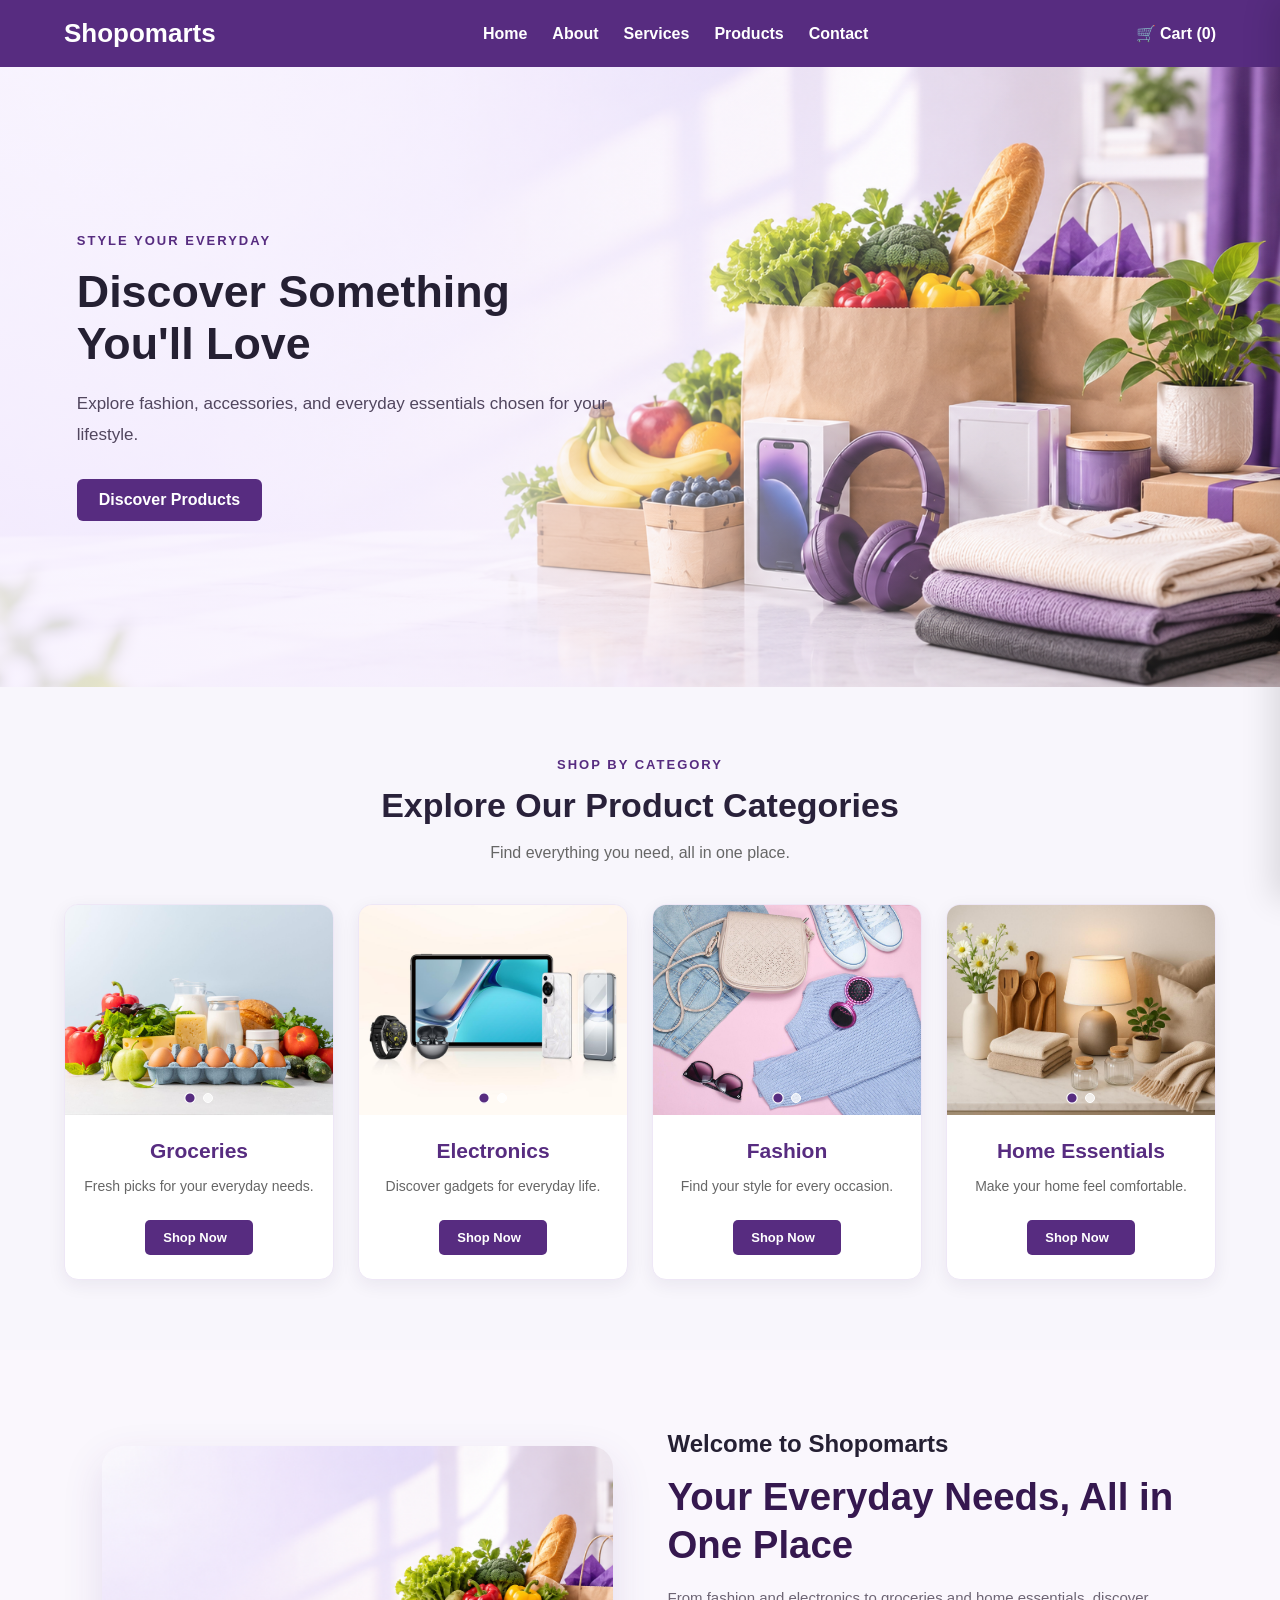
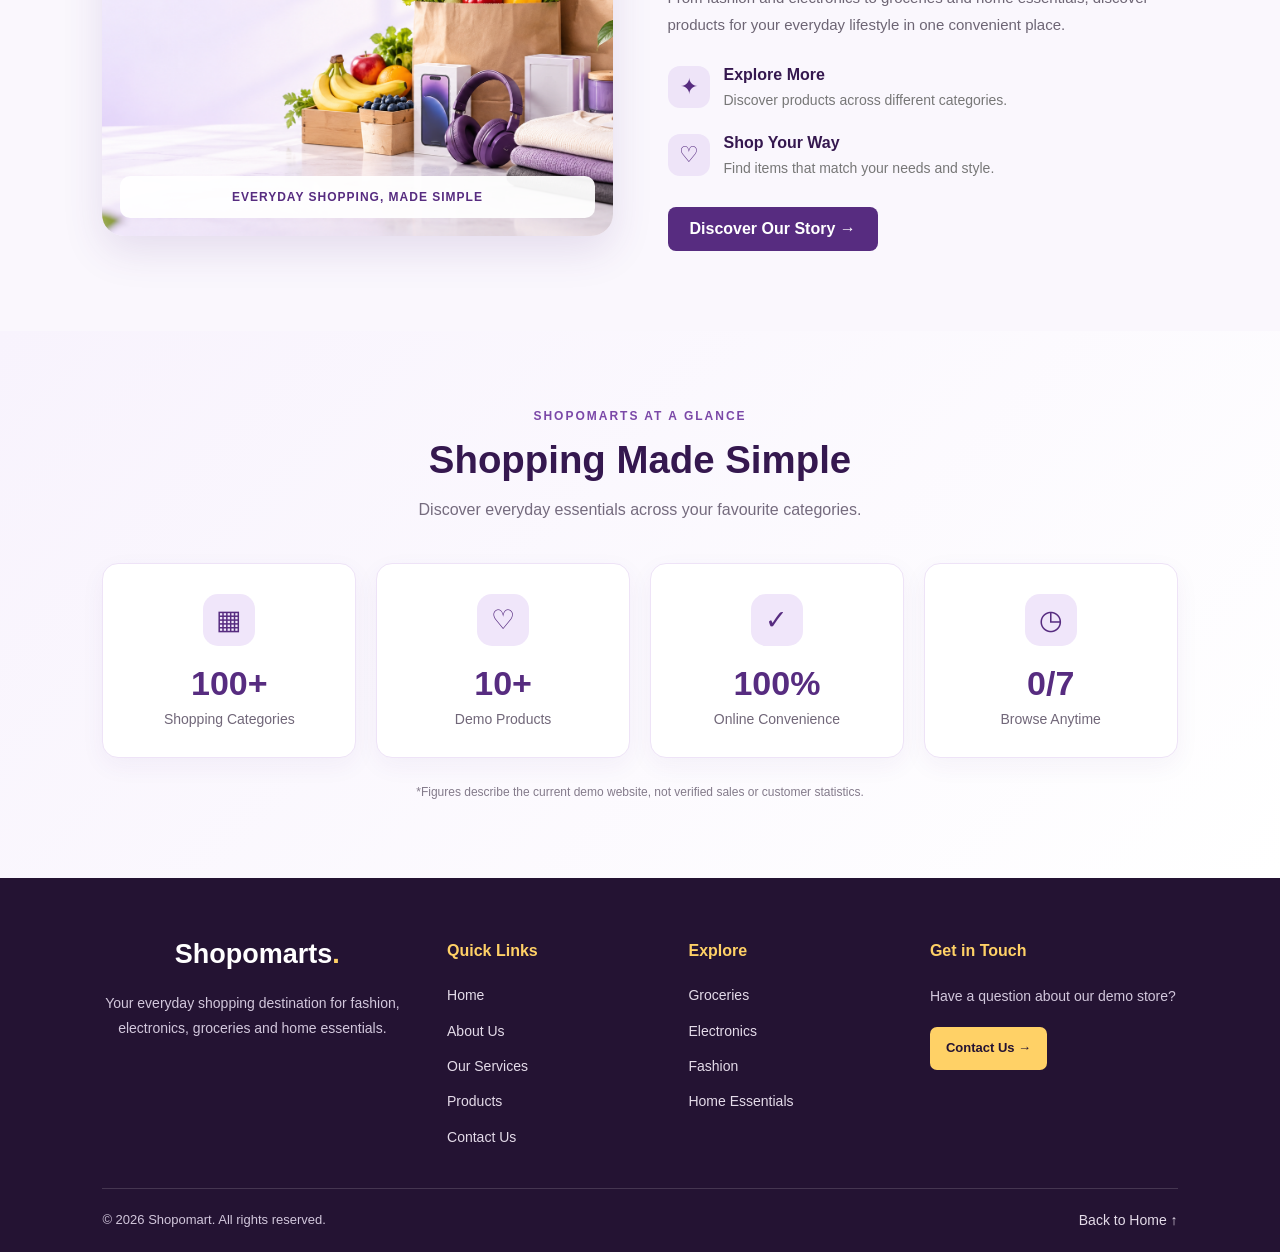
<file: index.html>
<!DOCTYPE html>
<html lang="en">
<head>
    <meta charset="UTF-8">
    <meta name="viewport" content="width=device-width, initial-scale=1.0">

    <title>Shopomart | Everyday Shopping</title>

    <link rel="stylesheet" href="style.css">
</head>
<body>

    <header class="navbar">
        <div class="logo">Shopomarts</div>

        <nav>
            <ul>
                <li><a href="index.html">Home</a></li>
                <li><a href="about.html">About</a></li>
                <li><a href="services.html">Services</a></li>
                <li><a href="portfolio.html">Products</a></li>
                <li><a href="contact.html">Contact</a></li>
            </ul>
        </nav>

        <div class="cart">🛒 Cart (0)</div>
    </header>
    
<!-- Shopping Cart Side Panel -->
<div class="cart-overlay" id="cartOverlay"></div>

<aside class="cart-panel" id="cartPanel">
    <div class="cart-header">
        <h2>Your Shopping Cart</h2>
        <button type="button" id="closeCart" aria-label="Close cart">
            &times;
        </button>
    </div>

    <div id="cartItems" class="cart-items">
        <p class="empty-cart">Your cart is empty.</p>
    </div>

    <div class="cart-footer">
        <div class="cart-total">
            <span>Total</span>
            <strong id="cartTotal">Rs. 0</strong>
        </div>

        <button type="button" id="checkoutButton" class="checkout-button">
            Proceed to Checkout
        </button>
    </div>
</aside>
<section class="hero hero-carousel">

    <div class="hero-slides">

        <div class="hero-slide active">
            <img src="images/shopomart-hero.png"
                 alt="Shopomart shopping"
                 class="hero-slide-image">

            <div class="hero-content">
                <span class="hero-label">STYLE YOUR EVERYDAY</span>
                <h1>Discover Something You'll Love</h1>
                <p class="hero-description">
                    Explore fashion, accessories, and everyday essentials
                    chosen for your lifestyle.
                </p>
                <a href="portfolio.html" class="shop-button">
                    Discover Products
                </a>
            </div>
        </div>

        <div class="hero-slide">
            <img src="images/shopomart-hero-2.png"
                 alt="Shopomart everyday shopping"
                 class="hero-slide-image">

            <div class="hero-content">
                <span class="hero-label">EVERYDAY ESSENTIALS</span>
                <h1>Everything You Need, In One Place</h1>
                <p class="hero-description">
                    Find useful products for your home and daily life.
                </p>
                <a href="portfolio.html" class="shop-button">
                    Explore Products
                </a>
            </div>
        </div>

        <div class="hero-slide">
            <img src="images/shopomart-hero-3.png"
                 alt="Shopomart product collection"
                 class="hero-slide-image">

            <div class="hero-content">
                <span class="hero-label">SMARTER SHOPPING</span>
                <h1>Make Every Day Better</h1>
                <p class="hero-description">
                    Discover products that fit your needs and style.
                </p>
                <a href="portfolio.html" class="shop-button">
                    Start Exploring
                </a>
            </div>
        </div>

    </div>

</section>

<!-- Product Categories -->
<section class="categories" id="categories">

    <div class="section-heading">
        <h1>SHOP BY CATEGORY</h1>
        <h2>Explore Our Product Categories</h2>
        <p>Find everything you need, all in one place.</p>
    </div>

    <div class="category-container">

        <!-- Groceries Card -->
        <div class="category-card">
            <div class="category-image category-carousel">

                <img src="images/groceries.png"
                     alt="Fresh groceries including fruits and vegetables"
                     class="carousel-image active">

                <img src="images/groceries-2.png"
                     alt="More fresh grocery products"
                     class="carousel-image">

                <div class="carousel-dots">
                    <button class="carousel-dot active"
                            type="button"
                            aria-label="Show first grocery image"></button>
                    <button class="carousel-dot"
                            type="button"
                            aria-label="Show second grocery image"></button>
                </div>
            </div>

            <div class="category-content">
                <h3>Groceries</h3>
                <p>Fresh picks for your everyday needs.</p>
                <a href="portfolio.html" class="category-button">
                    Shop Now <span aria-hidden="true"></span>
                </a>
            </div>
        </div>

        <!-- Electronics Card -->
        <div class="category-card">
            <div class="category-image category-carousel">

                <img src="images/electronics.png"
                     alt="Modern electronic gadgets and accessories"
                     class="carousel-image active">

                <img src="images/electronics-2.png"
                     alt="More electronic gadgets"
                     class="carousel-image">

                <div class="carousel-dots">
                    <button class="carousel-dot active"
                            type="button"
                            aria-label="Show first electronics image"></button>
                    <button class="carousel-dot"
                            type="button"
                            aria-label="Show second electronics image"></button>
                </div>
            </div>

            <div class="category-content">
                <h3>Electronics</h3>
                <p>Discover gadgets for everyday life.</p>
                <a href="portfolio.html" class="category-button">
                    Shop Now <span aria-hidden="true"></span>
                </a>
            </div>
        </div>

        <!-- Fashion Card -->
        <div class="category-card">
            <div class="category-image category-carousel">

                <img src="images/fashion.png"
                     alt="Fashion clothing, shoes and accessories"
                     class="carousel-image active">

                <img src="images/fashion-2.png"
                     alt="More fashionable clothing and accessories"
                     class="carousel-image">

                <div class="carousel-dots">
                    <button class="carousel-dot active"
                            type="button"
                            aria-label="Show first fashion image"></button>
                    <button class="carousel-dot"
                            type="button"
                            aria-label="Show second fashion image"></button>
                </div>
            </div>

            <div class="category-content">
                <h3>Fashion</h3>
                <p>Find your style for every occasion.</p>
                <a href="portfolio.html" class="category-button">
                    Shop Now <span aria-hidden="true"></span>
                </a>
            </div>
        </div>

        <!-- Home Essentials Card -->
        <div class="category-card">
            <div class="category-image category-carousel">

                <img src="images/home-essentials.png"
                     alt="Home decor and everyday household essentials"
                     class="carousel-image active">

                <img src="images/home-essentials-2.png"
                     alt="More home decor and household products"
                     class="carousel-image">

                <div class="carousel-dots">
                    <button class="carousel-dot active"
                            type="button"
                            aria-label="Show first home essentials image"></button>
                    <button class="carousel-dot"
                            type="button"
                            aria-label="Show second home essentials image"></button>
                </div>
            </div>

            <div class="category-content">
                <h3>Home Essentials</h3>
                <p>Make your home feel comfortable.</p>
                <a href="portfolio.html" class="category-button">
                    Shop Now <span aria-hidden="true"></span>
                </a>
            </div>
        </div>

    </div>
</section>

<!-- TWO-COLUMN SHOPOMART SECTION -->
<section class="shopomart-story">
    <div class="story-image">
        <img
            src="images/shopomart-hero.png"
            alt="Explore everyday shopping at Shopomart"
        >
        <div class="story-image-label">EVERYDAY SHOPPING, MADE SIMPLE</div>
    </div>

    <div class="story-content">
        <h1>Welcome to Shopomarts</h1>
        <h2>Your Everyday Needs, All in One Place</h2>
        <p>
            From fashion and electronics to groceries and home essentials,
            discover products for your everyday lifestyle in one convenient place.
        </p>

        <div class="story-benefits">
            <div>
                <span class="benefit-icon">✦</span>
                <div>
                    <h3>Explore More</h3>
                    <p>Discover products across different categories.</p>
                </div>
            </div>

            <div>
                <span class="benefit-icon">♡</span>
                <div>
                    <h3>Shop Your Way</h3>
                    <p>Find items that match your needs and style.</p>
                </div>
            </div>
        </div>

        <a href="about.html" class="story-button">Discover Our Story →</a>
    </div>
</section>

<!-- SHOPOMART COUNTERS SECTION -->
<section class="shopomart-stats">
    <div class="stats-heading">
        <span class="story-tag">SHOPOMARTS AT A GLANCE</span>
        <h2>Shopping Made Simple</h2>
        <p>Discover everyday essentials across your favourite categories.</p>
    </div>

    <div class="stats-grid">
        <div class="stat-card">
            <span class="stat-icon">▦</span>
            <h3><span class="counter" data-target="4">100</span>+</h3>
            <p>Shopping Categories</p>
        </div>

        <div class="stat-card">
            <span class="stat-icon">♡</span>
            <h3><span class="counter" data-target="8">10</span><span>+</span></h3>
            <p>Demo Products</p>
        </div>

        <div class="stat-card">
            <span class="stat-icon">✓</span>
            <h3><span class="counter" data-target="100">100</span><span>%</span></h3>
            <p>Online Convenience</p>
        </div>

        <div class="stat-card">
            <span class="stat-icon">◷</span>
            <h3><span class="counter" data-target="24">0</span><span>/7</span></h3>
            <p>Browse Anytime</p>
        </div>
    </div>

    <p class="stats-note">
        *Figures describe the current demo website, not verified sales or customer statistics.
    </p>
</section>


<script src="script.js"></script>

<!-- SHOPOMART FOOTER -->
<footer class="site-footer">
    <div class="footer-main">
        <div class="footer-brand">
            <a href="index.html" class="footer-logo">Shopomarts<span>.</span></a>
            <p>
                Your everyday shopping destination for fashion,
                electronics, groceries and home essentials.
            </p>
        </div>

        <div class="footer-links">
            <h3>Quick Links</h3>
            <a href="index.html">Home</a>
            <a href="about.html">About Us</a>
            <a href="services.html">Our Services</a>
            <a href="portfolio.html">Products</a>
            <a href="contact.html">Contact Us</a>
        </div>

        <div class="footer-links">
            <h3>Explore</h3>
            <a href="portfolio.html">Groceries</a>
            <a href="portfolio.html">Electronics</a>
            <a href="portfolio.html">Fashion</a>
            <a href="portfolio.html">Home Essentials</a>
        </div>

        <div class="footer-contact">
            <h3>Get in Touch</h3>
            <p>Have a question about our demo store?</p>
            <a href="contact.html" class="footer-contact-button">Contact Us →</a>
        </div>
    </div>

    <div class="footer-bottom">
        <p>© <span id="footerYear">2026</span> Shopomart. All rights reserved.</p>
        <a href="index.html">Back to Home ↑</a>
    </div>
</footer>

</body>
</html>
</file>
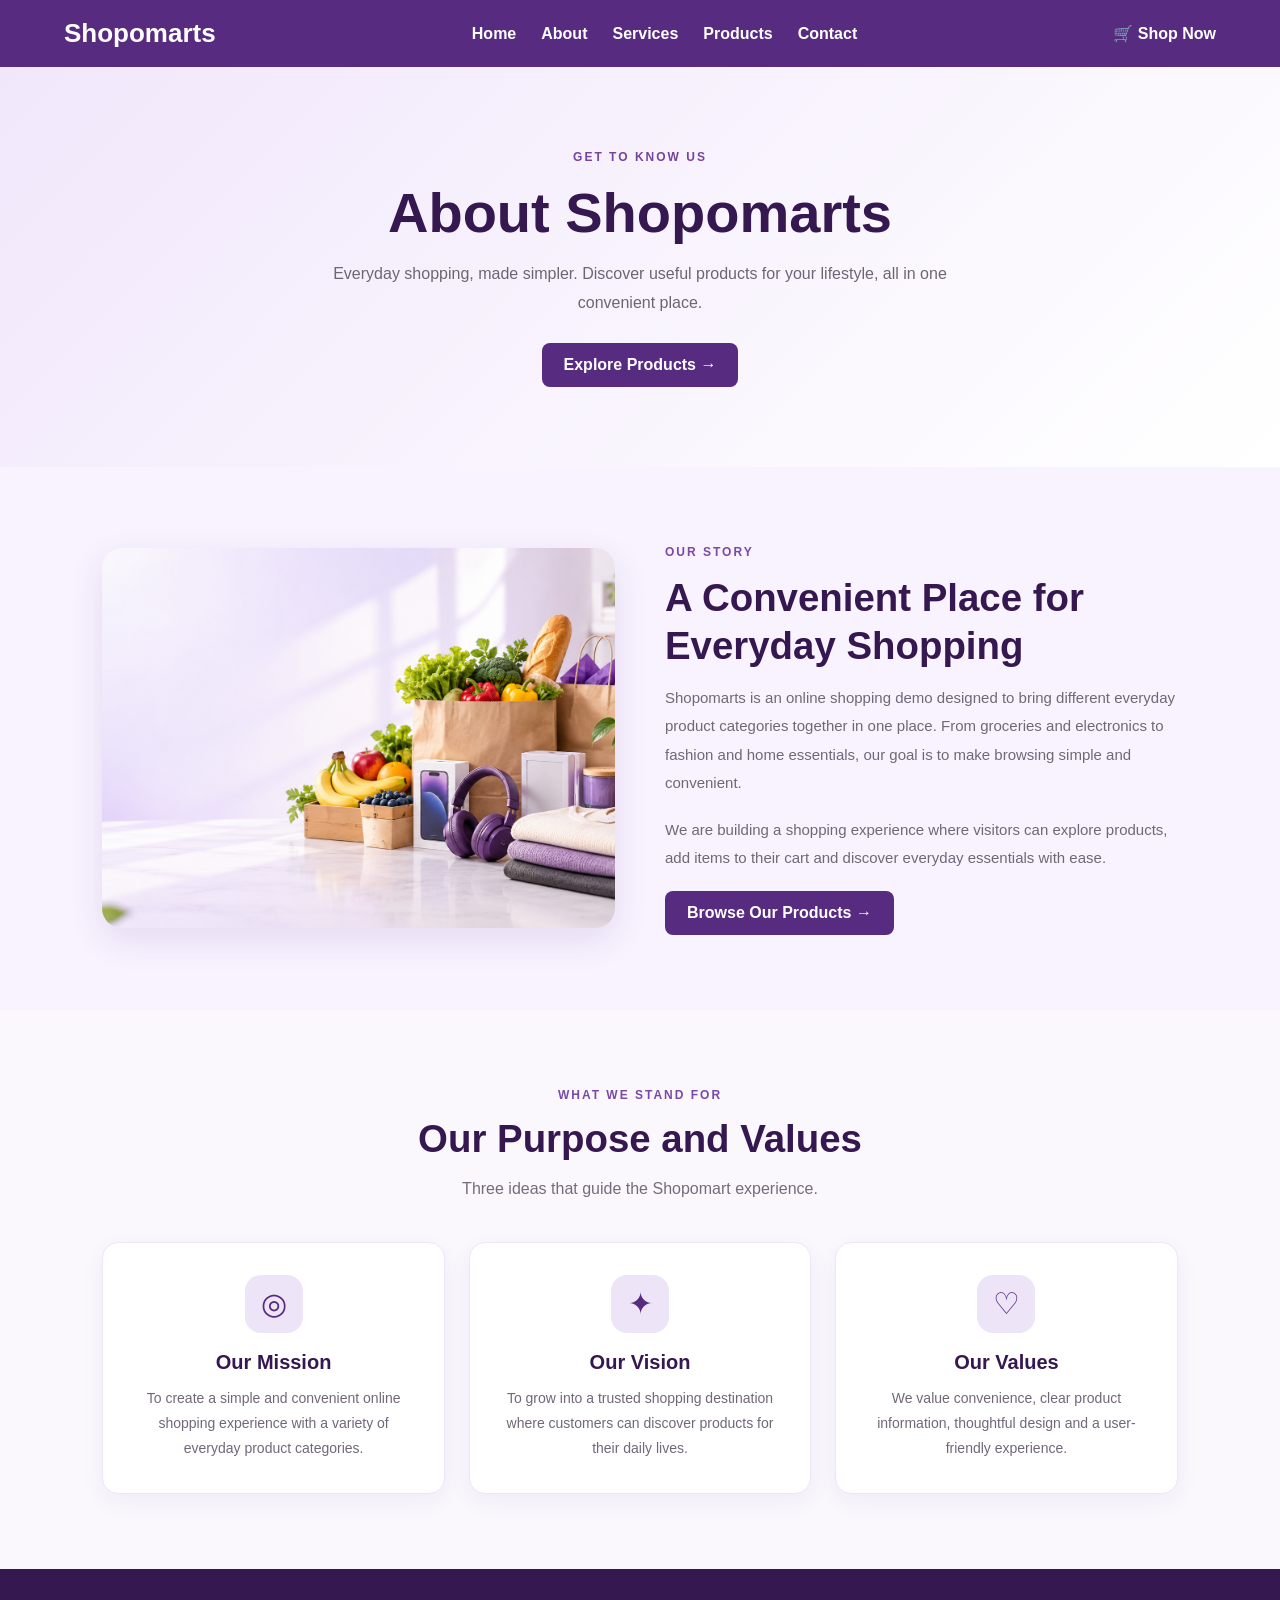
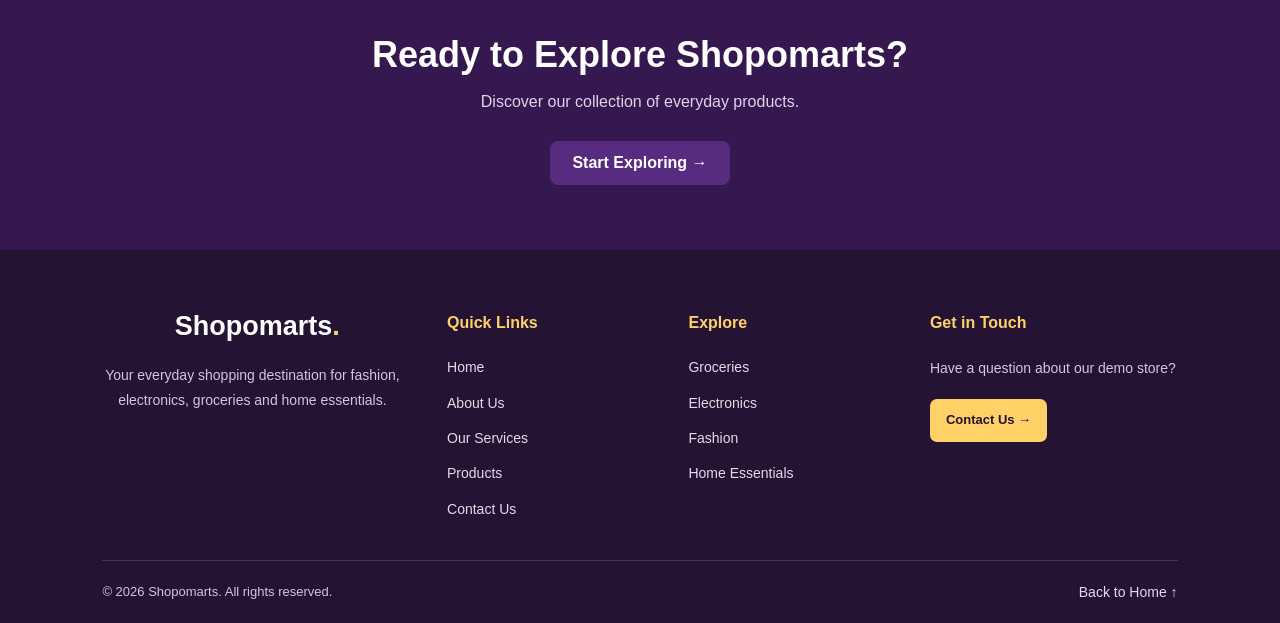
<file: about.html>
<!DOCTYPE html>
<html lang="en">
<head>
    <meta charset="UTF-8">
    <meta name="viewport" content="width=device-width, initial-scale=1.0">
    <title>About Us | Shopomart</title>
    <link rel="stylesheet" href="style.css">
</head>
<body>

    <!-- NAVBAR -->
    <header class="navbar">
        <div class="logo">Shopomarts</div>

        <nav>
            <ul>
                <li><a href="index.html">Home</a></li>
                <li><a href="about.html">About</a></li>
                <li><a href="services.html">Services</a></li>
                <li><a href="portfolio.html">Products</a></li>
                <li><a href="contact.html">Contact</a></li>
            </ul>
        </nav>

        <a class="cart" href="portfolio.html">🛒 Shop Now</a>
    </header>

    <!-- ABOUT HERO -->
    <section class="about-hero">
        <span>GET TO KNOW US</span>
        <h1>About Shopomarts</h1>
        <p>
            Everyday shopping, made simpler. Discover useful products
            for your lifestyle, all in one convenient place.
        </p>
        <a href="portfolio.html" class="story-button">Explore Products →</a>
    </section>

    <!-- ABOUT TWO-COLUMN SECTION -->
    <section class="about-story">
        <div class="about-story-image">
            <img src="images/shopomart-hero.png"
                 alt="Shopomart everyday shopping collection">
        </div>

        <div class="about-story-content">
            <span class="story-tag">OUR STORY</span>
            <h2>A Convenient Place for Everyday Shopping</h2>

            <p>
                Shopomarts is an online shopping demo designed to bring
                different everyday product categories together in one place.
                From groceries and electronics to fashion and home essentials,
                our goal is to make browsing simple and convenient.
            </p>

            <p>
                We are building a shopping experience where visitors can
                explore products, add items to their cart and discover
                everyday essentials with ease.
            </p>

            <a href="portfolio.html" class="story-button">Browse Our Products →</a>
        </div>
    </section>

    <!-- THREE-COLUMN SECTION -->
    <section class="about-values">
        <div class="about-section-heading">
            <span class="story-tag">WHAT WE STAND FOR</span>
            <h2>Our Purpose and Values</h2>
            <p>Three ideas that guide the Shopomart experience.</p>
        </div>

        <div class="about-values-grid">

            <article class="about-value-card">
                <div class="about-value-icon">◎</div>
                <h3>Our Mission</h3>
                <p>
                    To create a simple and convenient online shopping
                    experience with a variety of everyday product categories.
                </p>
            </article>

            <article class="about-value-card">
                <div class="about-value-icon">✦</div>
                <h3>Our Vision</h3>
                <p>
                    To grow into a trusted shopping destination where
                    customers can discover products for their daily lives.
                </p>
            </article>

            <article class="about-value-card">
                <div class="about-value-icon">♡</div>
                <h3>Our Values</h3>
                <p>
                    We value convenience, clear product information,
                    thoughtful design and a user-friendly experience.
                </p>
            </article>

        </div>
    </section>

    <!-- CALL TO ACTION -->
    <section class="about-cta">
        <h2>Ready to Explore Shopomarts?</h2>
        <p>Discover our collection of everyday products.</p>
        <a href="portfolio.html" class="story-button">Start Exploring →</a>
    </section>

    <!-- FOOTER -->
    <footer class="site-footer">
        <div class="footer-main">
            <div class="footer-brand">
                <a href="index.html" class="footer-logo">Shopomarts<span>.</span></a>
                <p>
                    Your everyday shopping destination for fashion,
                    electronics, groceries and home essentials.
                </p>
            </div>

            <div class="footer-links">
                <h3>Quick Links</h3>
                <a href="index.html">Home</a>
                <a href="about.html">About Us</a>
                <a href="services.html">Our Services</a>
                <a href="portfolio.html">Products</a>
                <a href="contact.html">Contact Us</a>
            </div>

            <div class="footer-links">
                <h3>Explore</h3>
                <a href="portfolio.html">Groceries</a>
                <a href="portfolio.html">Electronics</a>
                <a href="portfolio.html">Fashion</a>
                <a href="portfolio.html">Home Essentials</a>
            </div>

            <div class="footer-contact">
                <h3>Get in Touch</h3>
                <p>Have a question about our demo store?</p>
                <a href="contact.html" class="footer-contact-button">Contact Us →</a>
            </div>
        </div>

        <div class="footer-bottom">
            <p>© <span id="footerYear">2026</span> Shopomarts. All rights reserved.</p>
            <a href="index.html">Back to Home ↑</a>
        </div>
    </footer>

</body>
</html>
</file>
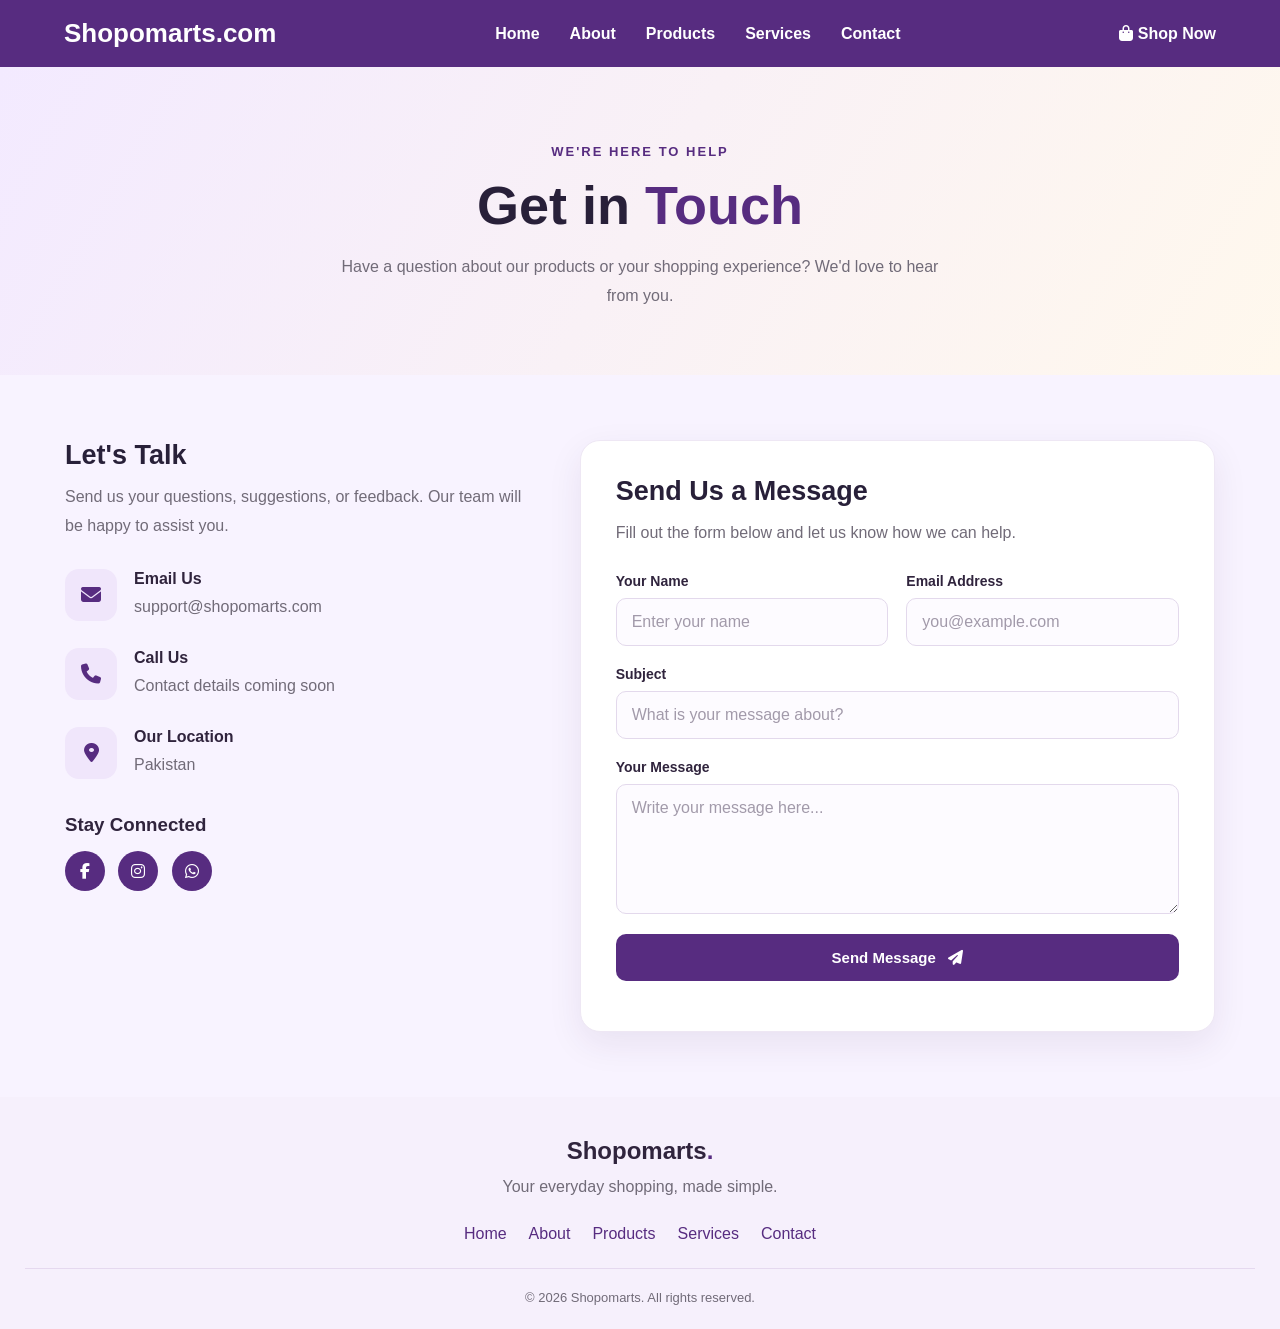
<file: contact.html>
<!DOCTYPE html>
<html lang="en">
<head>
    <meta charset="UTF-8">
    <meta name="viewport" content="width=device-width, initial-scale=1.0">

    <title>Contact Us | Shopomarts</title>
<link rel="stylesheet" href="style.css">

    <link rel="stylesheet"
        href="https://cdnjs.cloudflare.com/ajax/libs/font-awesome/6.7.2/css/all.min.css">
</head>

<body>

    <!-- Navbar -->
    <header class="navbar">
        <div class="logo">Shopomarts<span>.com</span></div>

        <nav class="nav-links">
            <a href="index.html">Home</a>
            <a href="about.html">About</a>
            <a href="portfolio.html">Products</a>
            <a href="services.html">Services</a>
            <a href="contact.html" class="active">Contact</a>
        </nav>

        <a href="portfolio.html" class="contact-shop-btn">
            <i class="fa-solid fa-bag-shopping"></i> Shop Now
        </a>
    </header>

    <!-- Hero -->
    <section class="contact-hero">
        <span class="contact-tag">WE'RE HERE TO HELP</span>
        <h1>Get in <span>Touch</span></h1>
        <p>
            Have a question about our products or your shopping experience?
            We'd love to hear from you.
        </p>
    </section>

    <!-- Contact Section -->
    <main class="contact-section">

        <!-- Contact Information -->
        <div class="contact-info">
            <h2>Let's Talk</h2>
            <p class="contact-intro">
                Send us your questions, suggestions, or feedback.
                Our team will be happy to assist you.
            </p>

            <div class="contact-info-item">
                <div class="contact-icon">
                    <i class="fa-solid fa-envelope"></i>
                </div>
                <div>
                    <h3>Email Us</h3>
                    <p>support@shopomarts.com</p>
                </div>
            </div>

            <div class="contact-info-item">
                <div class="contact-icon">
                    <i class="fa-solid fa-phone"></i>
                </div>
                <div>
                    <h3>Call Us</h3>
                    <p>Contact details coming soon</p>
                </div>
            </div>

            <div class="contact-info-item">
                <div class="contact-icon">
                    <i class="fa-solid fa-location-dot"></i>
                </div>
                <div>
                    <h3>Our Location</h3>
                    <p>Pakistan</p>
                </div>
            </div>

            <div class="contact-socials">
                <h3>Stay Connected</h3>
                <a href="#" aria-label="Facebook"><i class="fa-brands fa-facebook-f"></i></a>
                <a href="#" aria-label="Instagram"><i class="fa-brands fa-instagram"></i></a>
                <a href="#" aria-label="WhatsApp"><i class="fa-brands fa-whatsapp"></i></a>
            </div>
        </div>

        <!-- Contact Form -->
        <div class="contact-form-card">
            <h2>Send Us a Message</h2>
            <p>Fill out the form below and let us know how we can help.</p>

            <form id="contactForm">

                <div class="contact-form-row">
                    <div class="contact-field">
                        <label for="contactName">Your Name</label>
                        <input type="text" id="contactName"
                            placeholder="Enter your name" required>
                    </div>

                    <div class="contact-field">
                        <label for="contactEmail">Email Address</label>
                        <input type="email" id="contactEmail"
                            placeholder="you@example.com" required>
                    </div>
                </div>

                <div class="contact-field">
                    <label for="contactSubject">Subject</label>
                    <input type="text" id="contactSubject"
                        placeholder="What is your message about?" required>
                </div>

                <div class="contact-field">
                    <label for="contactMessage">Your Message</label>
                    <textarea id="contactMessage" rows="5"
                        placeholder="Write your message here..." required></textarea>
                </div>

                <button type="submit" class="contact-submit-btn">
                    Send Message <i class="fa-solid fa-paper-plane"></i>
                </button>

                <p id="contactFeedback" class="contact-feedback"
                    aria-live="polite"></p>

            </form>
        </div>

    </main>

    <!-- Footer -->
    <footer class="contact-footer">
        <div>
            <h2>Shopomarts<span>.</span></h2>
            <p>Your everyday shopping, made simple.</p>
        </div>

        <div class="contact-footer-links">
            <a href="index.html">Home</a>
            <a href="about.html">About</a>
            <a href="portfolio.html">Products</a>
            <a href="services.html">Services</a>
            <a href="contact.html">Contact</a>
        </div>

        <p class="contact-copyright">
            &copy; 2026 Shopomarts. All rights reserved.
        </p>
    </footer>

    <script src="script.js"></script>

</body>
</html>
</file>
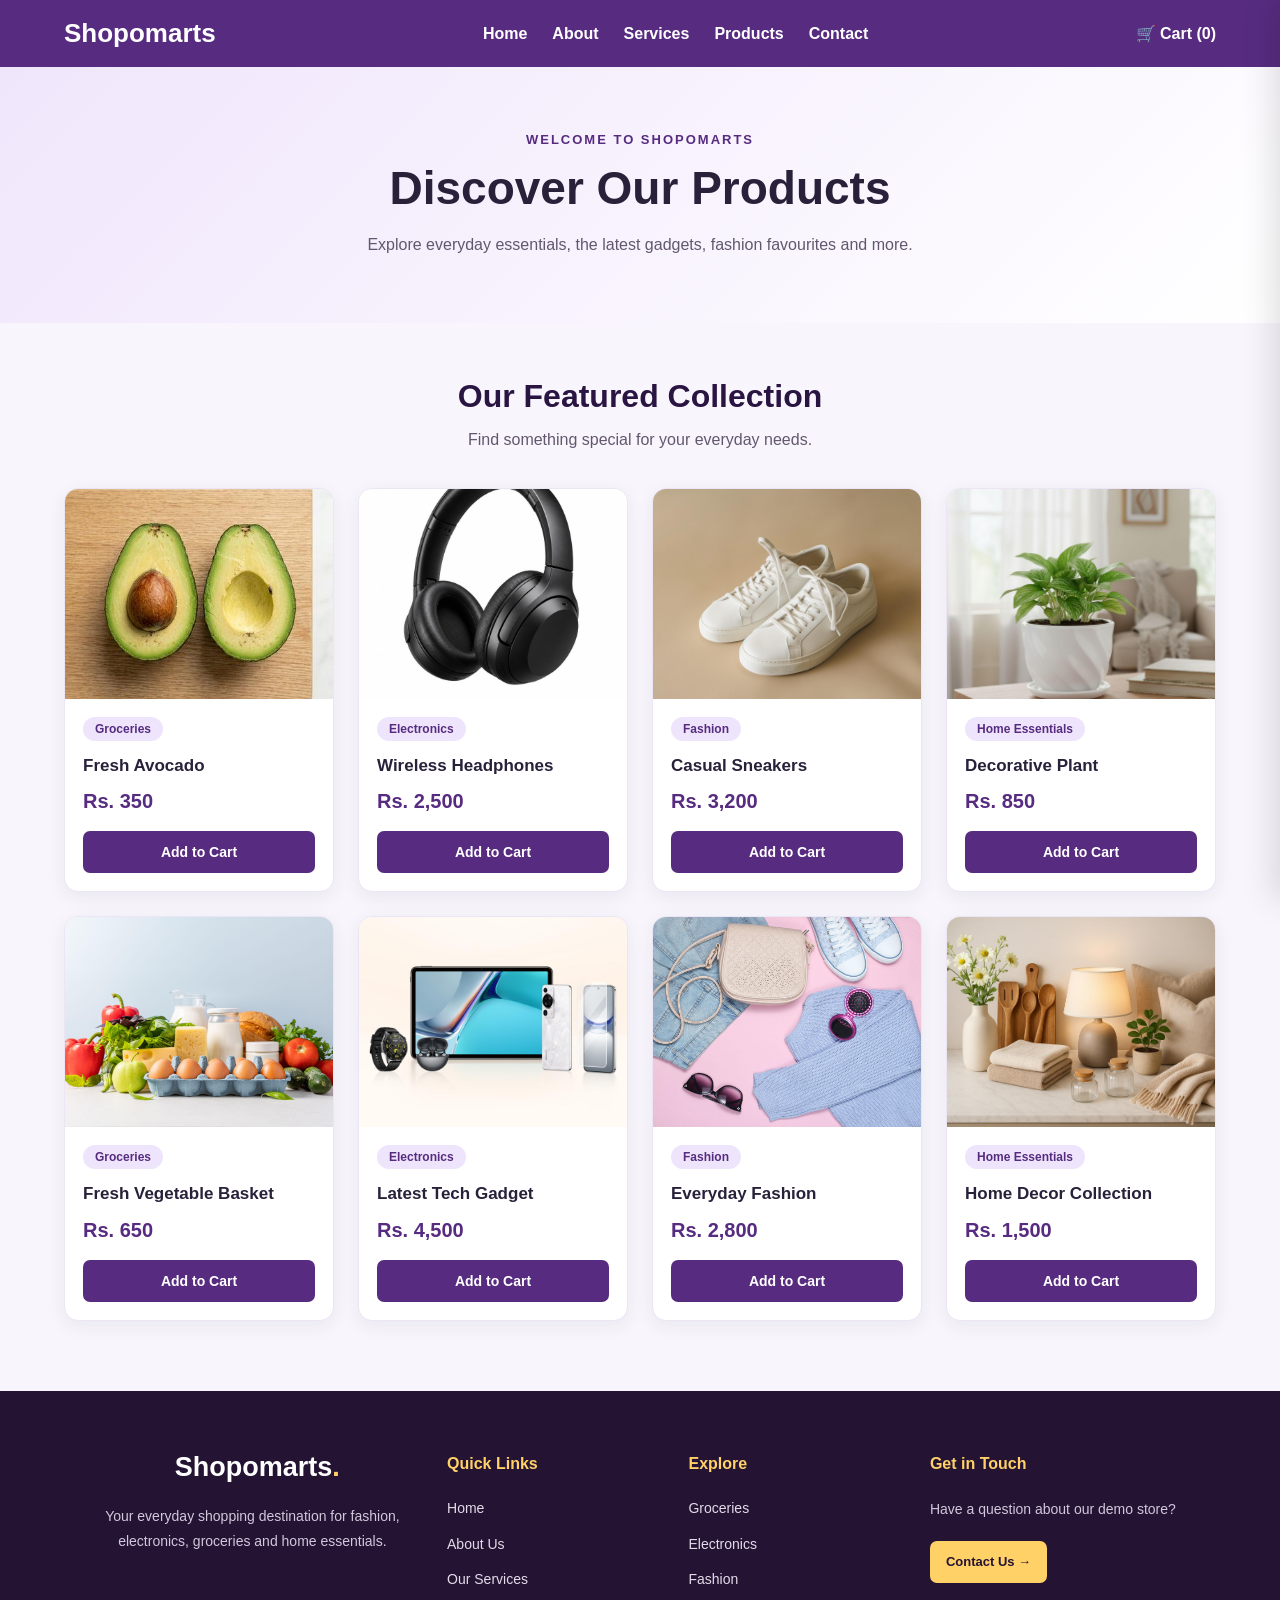
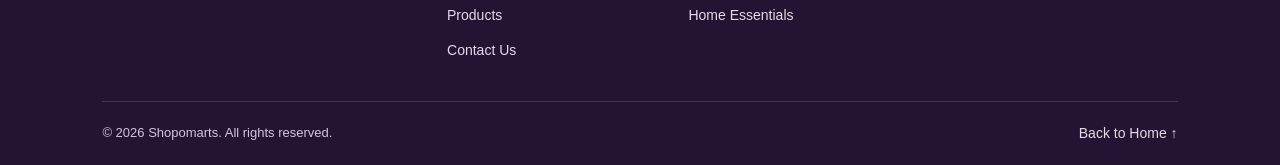
<file: portfolio.html>
<!DOCTYPE html>
<html lang="en">
<head>
    <meta charset="UTF-8">
    <meta name="viewport" content="width=device-width, initial-scale=1.0">

    <title>Shopomart | Products</title>

    <link rel="stylesheet" href="style.css">
</head>
<body>

    <header class="navbar">
        <div class="logo">Shopomarts</div>

        <nav>
            <ul>
                <li><a href="index.html">Home</a></li>
                <li><a href="about.html">About</a></li>
                <li><a href="services.html">Services</a></li>
                <li><a href="portfolio.html">Products</a></li>
                <li><a href="contact.html">Contact</a></li>
            </ul>
        </nav>

        <div class="cart">🛒 Cart (0)</div>
    </header>
    
<!-- Shopping Cart Side Panel -->
<div class="cart-overlay" id="cartOverlay"></div>

<aside class="cart-panel" id="cartPanel">
    <div class="cart-header">
        <h2>Your Shopping Cart</h2>
        <button type="button" id="closeCart" aria-label="Close cart">
            &times;
        </button>
    </div>

    <div id="cartItems" class="cart-items">
        <p class="empty-cart">Your cart is empty.</p>
    </div>

    <div class="cart-footer">
        <div class="cart-total">
            <span>Total</span>
            <strong id="cartTotal">Rs. 0</strong>
        </div>

        <button type="button" id="checkoutButton" class="checkout-button">
            Proceed to Checkout
        </button>
    </div>
</aside>


    <main class="products-page">

        <section class="products-banner">
            <p>WELCOME TO SHOPOMARTS</p>
            <h1>Discover Our Products</h1>
            <p>
                Explore everyday essentials, the latest gadgets,
                fashion favourites and more.
            </p>
        </section>

        <section class="products-section">

            <div class="products-heading">
                <h2>Our Featured Collection</h2>
                <p>Find something special for your everyday needs.</p>
            </div>

            <div class="products-grid">

                <!-- Product 1: Fresh Avocado -->
                <article class="product-card">
                    <div class="product-visual">
                        <img
                      src="images/avocado.jpg.jfif"
                      alt="Fresh Avocado"
>
                    </div>

                    <div class="product-info">
                        <p class="product-category">Groceries</p>
                        <h3>Fresh Avocado</h3>
                        <p class="product-price">Rs. 350</p>

                        <button class="product-button" type="button">
                            Add to Cart
                        </button>
                    </div>
                </article>

                <!-- Product 2: Wireless Headphones -->
                <article class="product-card">
                    <div class="product-visual">
                        <img
                            src="images/headphones.jpg"
                            alt="Wireless Headphones"
                        >
                    </div>

                    <div class="product-info">
                        <p class="product-category">Electronics</p>
                        <h3>Wireless Headphones</h3>
                        <p class="product-price">Rs. 2,500</p>

                        <button class="product-button" type="button">
                            Add to Cart
                        </button>
                    </div>
                </article>

                <!-- Product 3: Casual Sneakers -->
                <article class="product-card">
                    <div class="product-visual">
                        <img
                            src="images/sneakers.jpg"
                            alt="Casual Sneakers"
                        >
                    </div>

                    <div class="product-info">
                        <p class="product-category">Fashion</p>
                        <h3>Casual Sneakers</h3>
                        <p class="product-price">Rs. 3,200</p>

                        <button class="product-button" type="button">
                            Add to Cart
                        </button>
                    </div>
                </article>

                <!-- Product 4: Decorative Plant -->
                <article class="product-card">
                    <div class="product-visual">
                        <img
                            src="images/plant.jpg"
                            alt="Decorative Plant"
                        >
                    </div>

                    <div class="product-info">
                        <p class="product-category">Home Essentials</p>
                        <h3>Decorative Plant</h3>
                        <p class="product-price">Rs. 850</p>

                        <button class="product-button" type="button">
                            Add to Cart
                        </button>
                    </div>
                </article>
            
<!-- Product 5: Fresh Groceries -->
<article class="product-card">
    <div class="product-visual">
        <img src="images/groceries.png" alt="Fresh Groceries">
    </div>
    <div class="product-info">
        <p class="product-category">Groceries</p>
        <h3>Fresh Vegetable Basket</h3>
        <p class="product-price">Rs. 650</p>
        <button class="product-button" type="button">Add to Cart</button>
    </div>
</article>

<!-- Product 6: Smart Electronics -->
<article class="product-card">
    <div class="product-visual">
        <img src="images/electronics.png" alt="Smart Electronics">
    </div>
    <div class="product-info">
        <p class="product-category">Electronics</p>
        <h3>Latest Tech Gadget</h3>
        <p class="product-price">Rs. 4,500</p>
        <button class="product-button" type="button">Add to Cart</button>
    </div>
</article>

<!-- Product 7: Fashion Collection -->
<article class="product-card">
    <div class="product-visual">
        <img src="images/fashion.png" alt="Fashion Collection">
    </div>
    <div class="product-info">
        <p class="product-category">Fashion</p>
        <h3>Everyday Fashion</h3>
        <p class="product-price">Rs. 2,800</p>
        <button class="product-button" type="button">Add to Cart</button>
    </div>
</article>

<!-- Product 8: Home Essentials -->
<article class="product-card">
    <div class="product-visual">
        <img src="images/home-essentials.png" alt="Home Essentials">
    </div>
    <div class="product-info">
        <p class="product-category">Home Essentials</p>
        <h3>Home Decor Collection</h3>
        <p class="product-price">Rs. 1,500</p>
        <button class="product-button" type="button">Add to Cart</button>
    </div>
</article>

        </section>

    </main>

     <!-- FOOTER -->
    <footer class="site-footer">
        <div class="footer-main">
            <div class="footer-brand">
                <a href="index.html" class="footer-logo">Shopomarts<span>.</span></a>
                <p>
                    Your everyday shopping destination for fashion,
                    electronics, groceries and home essentials.
                </p>
            </div>

            <div class="footer-links">
                <h3>Quick Links</h3>
                <a href="index.html">Home</a>
                <a href="about.html">About Us</a>
                <a href="services.html">Our Services</a>
                <a href="portfolio.html">Products</a>
                <a href="contact.html">Contact Us</a>
            </div>

            <div class="footer-links">
                <h3>Explore</h3>
                <a href="portfolio.html">Groceries</a>
                <a href="portfolio.html">Electronics</a>
                <a href="portfolio.html">Fashion</a>
                <a href="portfolio.html">Home Essentials</a>
            </div>

            <div class="footer-contact">
                <h3>Get in Touch</h3>
                <p>Have a question about our demo store?</p>
                <a href="contact.html" class="footer-contact-button">Contact Us →</a>
            </div>
        </div>

        <div class="footer-bottom">
            <p>© <span id="footerYear">2026</span> Shopomarts. All rights reserved.</p>
            <a href="index.html">Back to Home ↑</a>
        </div>
    </footer>
<script src="script.js"></script>
</body>
</html>
</file>
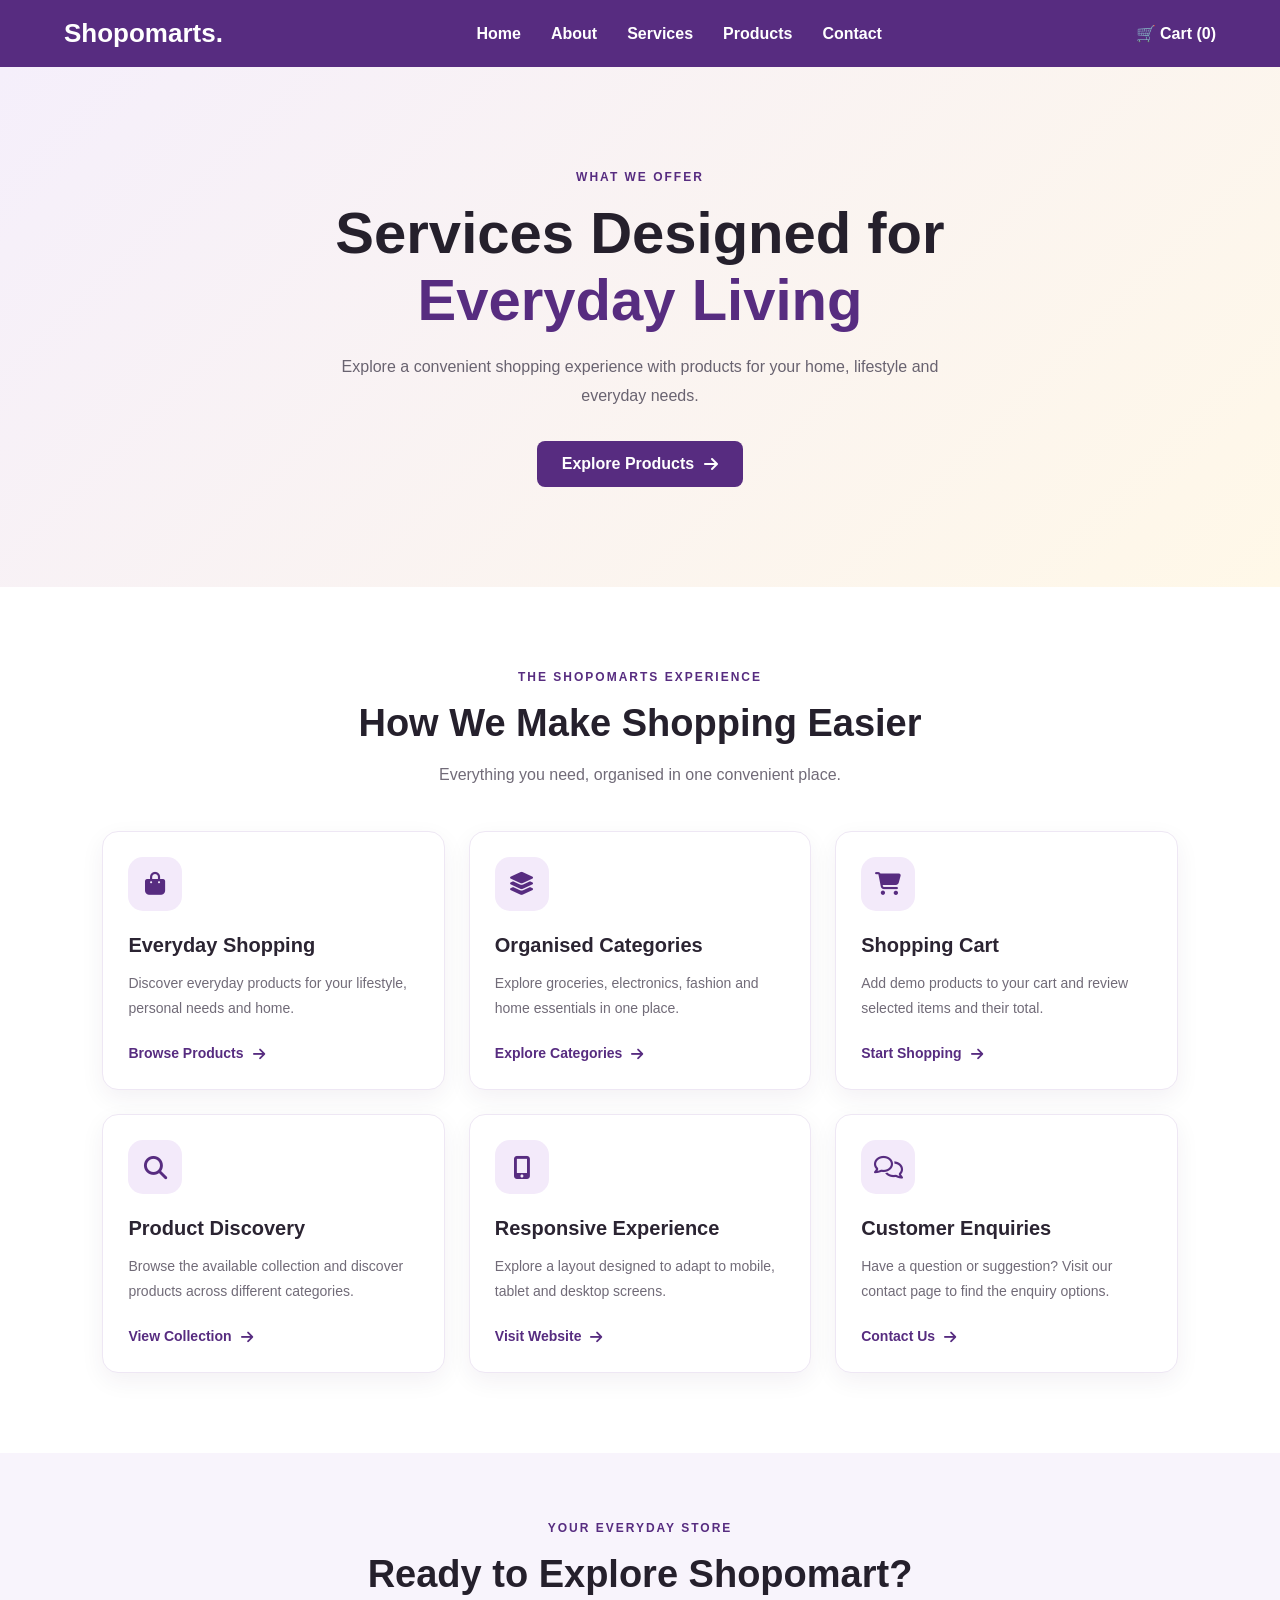
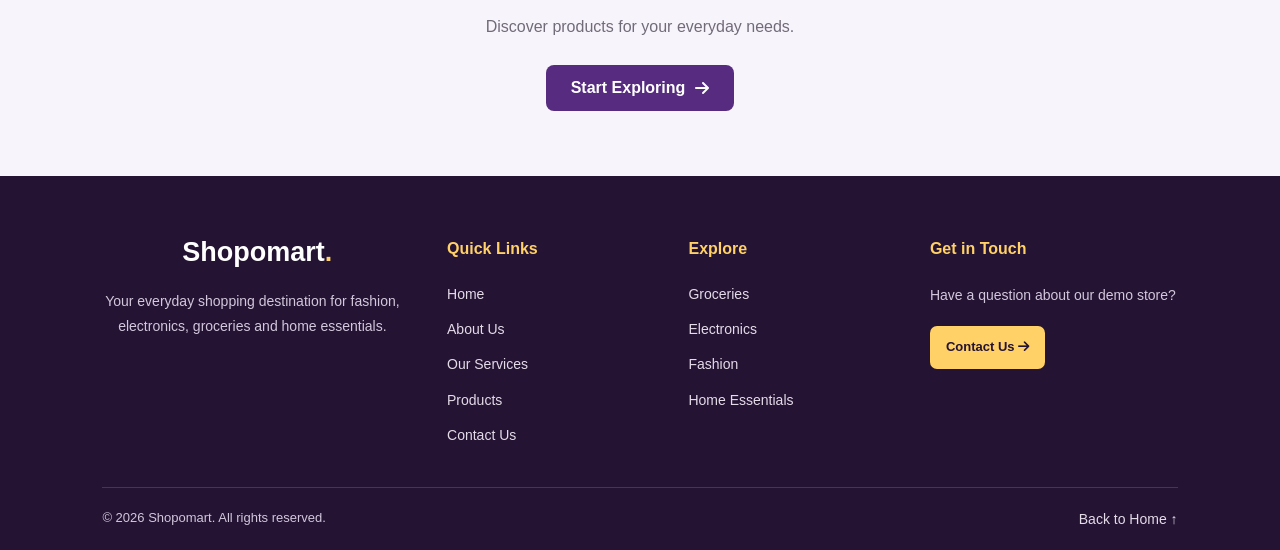
<file: services.html>
<!DOCTYPE html>
<html lang="en">
<head>
    <meta charset="UTF-8">
    <meta name="viewport" content="width=device-width, initial-scale=1.0">

    <title>Our Services | Shopomarts</title>

    <link rel="stylesheet" href="style.css">

    <!-- Professional Icons -->
    <link
        rel="stylesheet"
        href="https://cdnjs.cloudflare.com/ajax/libs/font-awesome/6.7.2/css/all.min.css"
    >
</head>

<body>

    <!-- NAVBAR -->
    <header class="navbar">
        <a href="index.html" class="logo">
            Shopomarts<span>.</span>
        </a>

        <nav>
            <a href="index.html">Home</a>
            <a href="about.html">About</a>
            <a href="services.html" class="active">Services</a>
            <a href="portfolio.html">Products</a>
            <a href="contact.html">Contact</a>
        </nav>

        <a href="portfolio.html" class="cart">
            <i class="fa-solid fa-bag-shopping"></i>
            Shop Now
        </a>
    </header>

    <main>

        <!-- SERVICES HERO -->
        <section class="services-hero">
            <span class="services-tag">WHAT WE OFFER</span>

            <h1>
                Services Designed for
                <span>Everyday Living</span>
            </h1>

            <p>
                Explore a convenient shopping experience with products
                for your home, lifestyle and everyday needs.
            </p>

            <a href="portfolio.html" class="services-button">
                Explore Products
                <i class="fa-solid fa-arrow-right"></i>
            </a>
        </section>

        <!-- SERVICES CARDS -->
        <section class="services-section">

            <div class="services-heading">
                <span class="services-tag">
                    THE SHOPOMARTS EXPERIENCE
                </span>

                <h2>How We Make Shopping Easier</h2>

                <p>
                    Everything you need, organised in one convenient place.
                </p>
            </div>

            <div class="services-grid">

                <!-- SERVICE 1: WITH IMAGE -->
                <article class="service-card service-card-featured">

                    <div class="service-card-content">

                        <div class="service-icon">
                            <i class="fa-solid fa-bag-shopping"></i>
                        </div>

                        <h3>Everyday Shopping</h3>

                        <p>
                            Discover everyday products for your lifestyle,
                            personal needs and home.
                        </p>

                        <a href="portfolio.html">
                            Browse Products
                            <i class="fa-solid fa-arrow-right"></i>
                        </a>

                    </div>
                </article>

                <!-- SERVICE 2: ICON -->
                <article class="service-card">

                    <div class="service-card-content">

                        <div class="service-icon">
                            <i class="fa-solid fa-layer-group"></i>
                        </div>

                        <h3>Organised Categories</h3>

                        <p>
                            Explore groceries, electronics, fashion and
                            home essentials in one place.
                        </p>

                        <a href="portfolio.html">
                            Explore Categories
                            <i class="fa-solid fa-arrow-right"></i>
                        </a>

                    </div>
                </article>

                <!-- SERVICE 3: WITH IMAGE -->
                <article class="service-card service-card-featured">

                    <div class="service-card-content">

                        <div class="service-icon">
                            <i class="fa-solid fa-cart-shopping"></i>
                        </div>

                        <h3>Shopping Cart</h3>

                        <p>
                            Add demo products to your cart and review
                            selected items and their total.
                        </p>

                        <a href="portfolio.html">
                            Start Shopping
                            <i class="fa-solid fa-arrow-right"></i>
                        </a>

                    </div>
                </article>

                <!-- SERVICE 4: ICON -->
                <article class="service-card">

                    <div class="service-card-content">

                        <div class="service-icon">
                            <i class="fa-solid fa-magnifying-glass"></i>
                        </div>

                        <h3>Product Discovery</h3>

                        <p>
                            Browse the available collection and discover
                            products across different categories.
                        </p>

                        <a href="portfolio.html">
                            View Collection
                            <i class="fa-solid fa-arrow-right"></i>
                        </a>

                    </div>
                </article>

                <!-- SERVICE 5: ICON -->
                <article class="service-card">

                    <div class="service-card-content">

                        <div class="service-icon">
                            <i class="fa-solid fa-mobile-screen-button"></i>
                        </div>

                        <h3>Responsive Experience</h3>

                        <p>
                            Explore a layout designed to adapt to mobile,
                            tablet and desktop screens.
                        </p>

                        <a href="index.html">
                            Visit Website
                            <i class="fa-solid fa-arrow-right"></i>
                        </a>

                    </div>
                </article>

                <!-- SERVICE 6: ICON -->
                <article class="service-card">

                    <div class="service-card-content">

                        <div class="service-icon">
                            <i class="fa-regular fa-comments"></i>
                        </div>

                        <h3>Customer Enquiries</h3>

                        <p>
                            Have a question or suggestion? Visit our
                            contact page to find the enquiry options.
                        </p>

                        <a href="contact.html">
                            Contact Us
                            <i class="fa-solid fa-arrow-right"></i>
                        </a>

                    </div>
                </article>

            </div>
        </section>

        <!-- CALL TO ACTION -->
        <section class="services-cta">

            <span class="services-tag">YOUR EVERYDAY STORE</span>

            <h2>Ready to Explore Shopomart?</h2>

            <p>
                Discover products for your everyday needs.
            </p>

            <a href="portfolio.html" class="services-button">
                Start Exploring
                <i class="fa-solid fa-arrow-right"></i>
            </a>

        </section>

    </main>

    <!-- FOOTER -->
    <footer class="site-footer">

        <div class="footer-main">

            <div class="footer-brand">

                <a href="index.html" class="footer-logo">
                    Shopomart<span>.</span>
                </a>

                <p>
                    Your everyday shopping destination for fashion,
                    electronics, groceries and home essentials.
                </p>

            </div>

            <div class="footer-links">

                <h3>Quick Links</h3>

                <a href="index.html">Home</a>
                <a href="about.html">About Us</a>
                <a href="services.html">Our Services</a>
                <a href="portfolio.html">Products</a>
                <a href="contact.html">Contact Us</a>

            </div>

            <div class="footer-links">

                <h3>Explore</h3>

                <a href="portfolio.html">Groceries</a>
                <a href="portfolio.html">Electronics</a>
                <a href="portfolio.html">Fashion</a>
                <a href="portfolio.html">Home Essentials</a>

            </div>

            <div class="footer-contact">

      
                <h3>Get in Touch</h3>

                <p>
                    Have a question about our demo store?
                </p>

                <a href="contact.html" class="footer-contact-button">
                    Contact Us
                    <i class="fa-solid fa-arrow-right"></i>
                </a>

            </div>

        </div>

        <div class="footer-bottom">

            <p>
                © <span id="footerYear">2026</span>
                Shopomart. All rights reserved.
            </p>

            <a href="index.html">
                Back to Home ↑
            </a>

        </div>

    </footer>

    <script src="script.js"></script>

</body>
</html>
</file>
<file: style.css>
* {
    margin: 0;
    padding: 0;
    box-sizing: border-box;
}

html {
    scroll-behavior: smooth;
}

body {
    font-family: Arial, sans-serif;
    background-color: #f8f3ff;
    color: #252033;
    overflow-x: hidden;
}

img {
    max-width: 100%;
}

/* 
   NAVIGATION BAR
 */

.navbar {
    position: relative;
    z-index: 10;
    width: 100%;
    background-color: #572c80;
    color: white;
    display: flex;
    justify-content: space-between;
    align-items: center;
    padding: 18px 5%;
    gap: 25px;
}

.logo {
    font-size: 26px;
    font-weight: bold;
    white-space: nowrap;
}

.navbar ul {
    list-style: none;
    display: flex;
    align-items: center;
    flex-wrap: wrap;
    gap: 25px;
    margin: 0;
    padding: 0;
}

.navbar a {
    color: white;
    text-decoration: none;
    font-weight: bold;
    transition: color 0.3s ease;
}

.navbar a:hover {
    color: #ffd166;
}

.cart {
    white-space: nowrap;
    font-weight: bold;
}

/* 
   HERO BANNER
 */

.hero.hero-carousel {
    position: relative;
    display: block;
    width: 100%;
    height: 620px;
    min-height: 620px;
    margin: 0;
    padding: 0;
    overflow: hidden;
    background-color: #f8f3ff;
}

.hero-slides {
    position: relative;
    width: 100%;
    height: 100%;
    min-height: 620px;
}

.hero-slide {
    position: absolute;
    inset: 0;
    width: 100%;
    height: 100%;
    display: flex;
    align-items: center;
    justify-content: flex-start;
    padding: 50px 6%;
    opacity: 0;
    visibility: hidden;
    pointer-events: none;
    transition: opacity 0.7s ease, visibility 0.7s ease;
}

.hero-slide.active {
    position: absolute;
    inset: 0;
    opacity: 1;
    visibility: visible;
    pointer-events: auto;
    z-index: 1;
}

/* Banner background image */

.hero-slide-image {
    position: absolute;
    inset: 0;
    display: block;
    width: 100%;
    height: 100%;
    object-fit: cover;
    object-position: center;
    z-index: 0;
}

/* Overlay keeps text readable */

.hero-slide::after {
    content: "";
    position: absolute;
    inset: 0;
    background: linear-gradient(
        90deg,
        rgba(248, 243, 255, 0.82) 0%,
        rgba(248, 243, 255, 0.66) 34%,
        rgba(248, 243, 255, 0.22) 65%,
        rgba(248, 243, 255, 0.05) 100%
    );
    z-index: 1;
    pointer-events: none;
}

/* Hero text aligned to the left */

.hero-content {
    position: relative;
    z-index: 2;
    width: 48%;
    max-width: 570px;
    margin-left: 0;
    margin-right: auto;
    text-align: left;
}

.hero-label {
    display: block;
    color: #572c80;
    font-size: 13px;
    font-weight: bold;
    letter-spacing: 2px;
    margin-bottom: 18px;
}

.hero-content h1 {
    color: #252033;
    font-size: clamp(36px, 3.5vw, 50px);
    line-height: 1.15;
    margin: 0 0 20px;
}

.hero-description {
    color: #51465e;
    font-size: 17px;
    line-height: 1.8;
    margin-bottom: 28px;
}

.shop-button {
    display: inline-block;
    background-color: #572c80;
    color: white;
    text-decoration: none;
    padding: 12px 22px;
    border-radius: 6px;
    font-weight: bold;
    transition: background-color 0.3s ease,
                transform 0.3s ease;
}

.shop-button:hover {
    background-color: #3d1d5c;
    transform: translateY(-2px);
}

/* 
   PRODUCT CATEGORIES
*/

.categories {
    width: 100%;
    padding: 70px 5%;
    background-color: #f8f6fc;
}

.section-heading {
    text-align: center;
    margin-bottom: 38px;
}

.section-heading h1 {
    color: #572c80;
    font-size: 13px;
    font-weight: bold;
    letter-spacing: 2px;
    margin-bottom: 12px;
}

.section-heading h2 {
    color: #29213a;
    font-size: 34px;
    line-height: 1.25;
    margin-bottom: 12px;
}

.section-heading > p:last-child {
    color: #666;
    font-size: 16px;
    line-height: 1.7;
}

.category-container {
    display: grid;
    grid-template-columns: repeat(4, minmax(0, 1fr));
    gap: 24px;
    align-items: stretch;
}

.category-card {
    display: flex;
    flex-direction: column;
    min-width: 0;
    overflow: hidden;
    background-color: #fff;
    border: 1px solid #eee7f6;
    border-radius: 14px;
    box-shadow: 0 5px 18px rgba(48, 25, 75, 0.07);
    transition: transform 0.3s ease,
                box-shadow 0.3s ease;
}

.category-card:hover {
    transform: translateY(-6px);
    box-shadow: 0 14px 28px rgba(48, 25, 75, 0.14);
}

/* Category image carousel area */

.category-image {
    position: relative;
    width: 100%;
    height: 210px;
    min-height: 210px;
    flex-shrink: 0;
    overflow: hidden;
    background-color: #f0eafa;
}

.category-carousel {
    position: relative;
    isolation: isolate;
}

.category-carousel .carousel-image {
    position: absolute;
    inset: 0;
    width: 100%;
    height: 100%;
    object-fit: cover;
    opacity: 0;
    visibility: hidden;
    transition: opacity 0.6s ease,
                transform 0.4s ease,
                visibility 0.6s ease;
}

.category-carousel .carousel-image.active {
    opacity: 1;
    visibility: visible;
}

.category-card:hover .category-carousel .carousel-image.active {
    transform: scale(1.05);
}

/* Carousel dots */

.carousel-dots {
    position: absolute;
    bottom: 12px;
    left: 0;
    right: 0;
    display: flex;
    justify-content: center;
    align-items: center;
    gap: 8px;
    z-index: 3;
}

.carousel-dot {
    width: 10px;
    height: 10px;
    padding: 0;
    border: 1px solid white;
    border-radius: 50%;
    background: rgba(255, 255, 255, 0.7);
    cursor: pointer;
}

.carousel-dot.active {
    background: #572c80;
    transform: scale(1.15);
}

/* Category text */

.category-content {
    display: flex;
    flex-direction: column;
    align-items: center;
    flex: 1;
    padding: 24px 18px;
    text-align: center;
}

.category-content h3 {
    color: #572c80;
    font-size: 21px;
    margin-bottom: 12px;
}

.category-content p {
    color: #666;
    font-size: 14px;
    line-height: 1.7;
    margin-bottom: 22px;
}

.category-button {
    display: inline-flex;
    align-items: center;
    justify-content: center;
    gap: 8px;
    margin-top: auto;
    padding: 10px 18px;
    background-color: #572c80;
    color: #fff;
    text-decoration: none;
    font-size: 13px;
    font-weight: bold;
    border-radius: 5px;
    transition: background-color 0.3s ease,
                transform 0.3s ease;
}

.category-button:hover {
    background-color: #3d1d5c;
    transform: translateY(-2px);
}

/* 
   TABLET RESPONSIVE
 */

@media (max-width: 1000px) {
    .navbar {
        gap: 15px;
        padding: 18px 3%;
    }

    .navbar ul {
        gap: 15px;
    }

    .category-container {
        grid-template-columns: repeat(2, minmax(0, 1fr));
    }

    .hero-content {
        width: 50%;
    }

    .hero-slide {
        padding-left: 5%;
        padding-right: 5%;
    }
}

@media (max-width: 768px) {
    .navbar {
        flex-direction: column;
        gap: 16px;
    }

    .navbar ul {
        justify-content: center;
        gap: 15px 20px;
    }

    .hero.hero-carousel,
    .hero-slides {
        height: 560px;
        min-height: 560px;
    }

    .hero-slide {
        justify-content: flex-start;
        align-items: flex-end;
        padding: 40px 6%;
    }

    .hero-slide::after {
        background: linear-gradient(
            0deg,
            rgba(248, 243, 255, 0.99) 0%,
            rgba(248, 243, 255, 0.90) 48%,
            rgba(248, 243, 255, 0.12) 100%
        );
    }

    .hero-content {
        width: 100%;
        max-width: 540px;
        margin: 0;
    }

    .hero-content h1 {
        font-size: 36px;
    }

    .hero-description {
        font-size: 16px;
    }

    .categories {
        padding: 55px 5%;
    }

    .section-heading h2 {
        font-size: 30px;
    }
}

/* ==============================
   MOBILE RESPONSIVE
============================== */

@media (max-width: 520px) {
    .logo {
        font-size: 24px;
    }

    .navbar ul {
        gap: 12px 16px;
        font-size: 14px;
    }

    .hero.hero-carousel,
    .hero-slides {
        height: 500px;
        min-height: 500px;
    }

    .hero-slide {
        padding: 30px 24px;
    }

    .hero-content h1 {
        font-size: 30px;
    }

    .hero-label {
        font-size: 10px;
        letter-spacing: 1px;
        margin-bottom: 14px;
    }

    .hero-description {
        font-size: 15px;
        line-height: 1.65;
        margin-bottom: 20px;
    }

    .shop-button {
        padding: 11px 17px;
        font-size: 14px;
    }

    .categories {
        padding: 45px 5%;
    }

    .section-heading h2 {
        font-size: 26px;
    }

    .section-heading > p:last-child {
        font-size: 14px;
    }

    .category-container {
        grid-template-columns: 1fr;
        gap: 20px;
    }

    .category-image {
        height: 230px;
        min-height: 230px;
    }

    .category-content {
        padding: 22px 16px;
    }
}

/* 
   PRODUCTS PAGge */

.products-page {
    min-height: 70vh;
    background: #f8f6fc;
}

.products-banner {
    padding: 65px 5%;
    text-align: center;
    background: linear-gradient(135deg, #f0e6fc, #ffffff);
}

.products-banner > p:first-child {
    color: #572c80;
    font-size: 13px;
    font-weight: bold;
    letter-spacing: 2px;
    margin-bottom: 14px;
}

.products-banner h1 {
    color: #29213a;
    font-size: clamp(32px, 4vw, 46px);
    margin-bottom: 16px;
}

.products-banner > p:last-child {
    max-width: 620px;
    margin: 0 auto;
    color: #62576e;
    font-size: 16px;
    line-height: 1.7;
}

.products-section {
    padding: 55px 5% 75px;
}

.products-heading {
    text-align: center;
    margin-bottom: 35px;
}

.products-heading h2 {
    color: #29213a;
    font-size: 30px;
    margin-bottom: 12px;
}

.products-heading p {
    color: #666;
    line-height: 1.6;
}

.products-grid {
    display: grid;
    grid-template-columns: repeat(4, minmax(0, 1fr));
    gap: 24px;
}

.product-card {
    min-width: 0;
    overflow: hidden;
    background: #fff;
    border: 1px solid #eee7f6;
    border-radius: 14px;
    box-shadow: 0 5px 18px rgba(48, 25, 75, 0.07);
    transition: transform 0.3s ease, box-shadow 0.3s ease;
}

.product-card:hover {
    transform: translateY(-6px);
    box-shadow: 0 12px 26px rgba(48, 25, 75, 0.13);
}

.product-visual {
    height: 210px;
    display: flex;
    align-items: center;
    justify-content: center;
}

.product-visual span {
    font-size: 78px;
}

.grocery-visual {
    background: #e8f5e9;
}

.electronics-visual {
    background: #e8e9fc;
}

.fashion-visual {
    background: #fff0e7;
}

.home-visual {
    background: #e3f3ee;
}

.product-info {
    padding: 22px 18px;
}

.product-category {
    color: #7a549a;
    font-size: 13px;
    margin-bottom: 9px;
}

.product-info h3 {
    color: #29213a;
    font-size: 18px;
    margin-bottom: 14px;
}

.product-price {
    color: #572c80;
    font-size: 19px;
    font-weight: bold;
    margin-bottom: 18px;
}

.product-button {
    width: 100%;
    border: none;
    border-radius: 6px;
    padding: 12px;
    background: #572c80;
    color: white;
    font-size: 14px;
    font-weight: bold;
    cursor: pointer;
    transition: background 0.3s ease;
}

.product-button:hover {
    background: #3d1d5c;
}

.site-footer {
    padding: 24px 5%;
    background: #35184f;
    color: white;
    text-align: center;
    font-size: 14px;
    line-height: 1.6;
}

/* Products page responsive layout */

@media (max-width: 1000px) {
    .products-grid {
        grid-template-columns: repeat(2, minmax(0, 1fr));
    }
}

@media (max-width: 520px) {
    .products-banner {
        padding: 45px 6%;
    }

    .products-section {
        padding: 40px 5% 55px;
    }

    .products-heading h2 {
        font-size: 25px;
    }

    .products-grid {
        grid-template-columns: 1fr;
        gap: 20px;
    }
}

/* Product image layout fix */
.product-visual {
    width: 100%;
    height: 210px;
    overflow: hidden;
    background: #f5f1fa;
    display: flex;
    align-items: center;
    justify-content: center;
}

.product-visual img {
    width: 100%;
    height: 100%;
    display: block;
    object-fit: cover;
    object-position: center;
    transition: transform 0.3s ease;
}

.product-card:hover .product-visual img {
    transform: scale(1.04);
}

.product-info {
    padding: 18px;
}

.product-category {
    margin-bottom: 8px;
}

.product-info h3 {
    margin-bottom: 12px;
}

.product-price {
    margin-bottom: 16px;
}

/* 
   SHOPOMART - PRODUCT COLLECTION
*/

.products-page {
    background: #f8f6fc;
    min-height: 100vh;
}

/* Products heading */
.products-section {
    padding: 55px 5% 70px;
}

.products-heading {
    text-align: center;
    margin-bottom: 35px;
}

.products-heading h2 {
    color: #291442;
    font-size: 32px;
    font-weight: 700;
    margin-bottom: 12px;
}

.products-heading p {
    color: #62576e;
    font-size: 16px;
    line-height: 1.6;
}

/* Four products per row */
.products-grid {
    display: grid;
    grid-template-columns: repeat(4, minmax(0, 1fr));
    gap: 24px;
    align-items: stretch;
}

/* Product card */
.product-card {
    min-width: 0;
    overflow: hidden;
    display: flex;
    flex-direction: column;
    background: #ffffff;
    border: 1px solid #ece5f5;
    border-radius: 14px;
    box-shadow: 0 5px 18px rgba(48, 25, 75, 0.07);
    transition: transform 0.3s ease, box-shadow 0.3s ease;
}

.product-card:hover {
    transform: translateY(-5px);
    box-shadow: 0 12px 28px rgba(48, 25, 75, 0.14);
}

/* Product image */
.product-visual {
    width: 100%;
    height: 210px;
    flex-shrink: 0;
    overflow: hidden;
    background: #f1edf7;
}

.product-visual img {
    width: 100%;
    height: 100%;
    display: block;
    object-fit: cover;
    object-position: center;
    transition: transform 0.35s ease;
}

.product-card:hover .product-visual img {
    transform: scale(1.05);
}

/* Product information */
.product-info {
    display: flex;
    flex-direction: column;
    align-items: flex-start;
    flex: 1;
    padding: 18px;
}

.product-category {
    display: inline-block;
    color: #572c80;
    background: #eee5fc;
    border-radius: 20px;
    padding: 5px 12px;
    font-size: 12px;
    font-weight: 600;
    margin-bottom: 12px;
}

.product-info h3 {
    color: #29213a;
    font-size: 17px;
    line-height: 1.5;
    margin-bottom: 12px;
}

.product-price {
    color: #572c80;
    font-size: 20px;
    font-weight: 700;
    margin-top: auto;
    margin-bottom: 18px;
}

/* Add to Cart button */
.product-button {
    width: 100%;
    margin-top: auto;
    padding: 13px 12px;
    border: none;
    border-radius: 7px;
    background: #572c80;
    color: #ffffff;
    font-size: 14px;
    font-weight: 600;
    cursor: pointer;
    transition: background 0.3s ease, transform 0.2s ease;
}

.product-button:hover {
    background: #3d1d5c;
}

.product-button:active {
    transform: scale(0.98);
}

/* Tablet: two cards per row */
@media (max-width: 1000px) {
    .products-grid {
        grid-template-columns: repeat(2, minmax(0, 1fr));
        gap: 20px;
    }

    .product-visual {
        height: 230px;
    }
}

/* Mobile: one card per row */
@media (max-width: 520px) {
    .products-section {
        padding: 35px 5% 50px;
    }

    .products-heading h2 {
        font-size: 25px;
    }

    .products-heading p {
        font-size: 14px;
    }

    .products-grid {
        grid-template-columns: 1fr;
        gap: 22px;
    }

    .product-visual {
        height: 240px;
    }

    .product-info {
        padding: 17px;
    }
}

.products-grid {
    display: grid !important;
    grid-template-columns: repeat(4, minmax(0, 1fr)) !important;
    gap: 24px;
    align-items: stretch;
}

.products-grid .product-card {
    width: 100%;
    min-width: 0;
    max-width: 100%;
    overflow: hidden;
    display: flex;
    flex-direction: column;
}

.products-grid .product-visual {
    width: 100%;
    height: 210px;
    flex-shrink: 0;
    overflow: hidden;
}

.products-grid .product-visual img {
    width: 100%;
    height: 100%;
    object-fit: cover;
    display: block;
}

.products-grid .product-info {
    flex: 1;
}

/* Tablet */
@media (max-width: 1000px) {
    .products-grid {
        grid-template-columns: repeat(2, minmax(0, 1fr)) !important;
    }
}

/* Mobile */
@media (max-width: 520px) {
    .products-grid {
        grid-template-columns: 1fr !important;
    }
}

/* PROFESSIONAL SLIDE-OUT CART */

.cart-overlay {
    position: fixed;
    inset: 0;
    background: rgba(25, 12, 38, 0.5);
    z-index: 999;
    opacity: 0;
    visibility: hidden;
    transition: 0.3s ease;
}

.cart-overlay.open {
    opacity: 1;
    visibility: visible;
}

.cart-panel {
    position: fixed;
    top: 0;
    right: 0;
    width: min(420px, 100%);
    height: 100vh;
    background: #fff;
    z-index: 1000;
    display: flex;
    flex-direction: column;
    transform: translateX(100%);
    transition: transform 0.3s ease;
    box-shadow: -8px 0 30px rgba(0, 0, 0, 0.12);
}

.cart-panel.open {
    transform: translateX(0);
}

.cart-header {
    display: flex;
    align-items: center;
    justify-content: space-between;
    padding: 22px;
    border-bottom: 1px solid #eee7f6;
}

.cart-header h2 {
    color: #35184f;
    font-size: 21px;
}

#closeCart {
    border: none;
    background: #f1e9fa;
    color: #572c80;
    width: 36px;
    height: 36px;
    border-radius: 50%;
    font-size: 26px;
    cursor: pointer;
}

.cart-items {
    flex: 1;
    overflow-y: auto;
    padding: 20px;
}

.empty-cart {
    text-align: center;
    color: #777;
    padding: 35px 10px;
}

.cart-item {
    display: flex;
    justify-content: space-between;
    gap: 12px;
    padding: 16px 0;
    border-bottom: 1px solid #eee;
}

.cart-item h3 {
    color: #30213e;
    font-size: 15px;
    margin-bottom: 8px;
}

.cart-item p {
    color: #572c80;
    font-weight: 600;
    font-size: 14px;
}

.cart-item-actions {
    display: flex;
    align-items: center;
    gap: 9px;
    margin-top: 10px;
}

.cart-item-actions button {
    border: none;
    border-radius: 5px;
    background: #eee5f8;
    color: #572c80;
    min-width: 27px;
    height: 27px;
    cursor: pointer;
    font-weight: bold;
}

.cart-item-actions .remove-item {
    background: transparent;
    color: #c0392b;
    width: auto;
    padding: 0 5px;
}

.cart-footer {
    padding: 20px;
    border-top: 1px solid #eee7f6;
}

.cart-total {
    display: flex;
    justify-content: space-between;
    color: #35184f;
    font-size: 19px;
    margin-bottom: 18px;
}

.checkout-button {
    width: 100%;
    padding: 14px;
    border: none;
    border-radius: 7px;
    background: #572c80;
    color: #fff;
    font-weight: bold;
    cursor: pointer;
}

.checkout-button:hover {
    background: #3d1d5c;
}

body.cart-open {
    overflow: hidden;
}

/* 
   SHOPOMART TWO-COLUMN STORY SECTION
*/

.shopomart-story {
    display: grid;
    grid-template-columns: 1fr 1fr;
    align-items: center;
    gap: 55px;
    padding: 80px 8%;
    background: #faf7fd;
}

.story-image {
    position: relative;
    min-width: 0;
}

.story-image img {
    display: block;
    width: 100%;
    height: 390px;
    object-fit: cover;
    border-radius: 22px;
    box-shadow: 0 15px 40px rgba(87, 44, 128, 0.13);
}

.story-image-label {
    position: absolute;
    bottom: 18px;
    left: 18px;
    right: 18px;
    padding: 14px;
    border-radius: 10px;
    background: rgba(255, 255, 255, 0.94);
    color: #572c80;
    font-size: 12px;
    font-weight: 700;
    letter-spacing: 1px;
    text-align: center;
}

.story-content {
    max-width: 560px;
}

.story-tag {
    color: #7b48a8;
    font-size: 12px;
    font-weight: 800;
    letter-spacing: 2px;
}

.story-content h2,
.reviews-heading h2 {
    margin: 15px 0;
    color: #35184f;
    font-size: clamp(28px, 3vw, 40px);
    line-height: 1.25;
}

.story-content > p,
.reviews-heading > p {
    color: #6d6574;
    line-height: 1.8;
    font-size: 15px;
}

.story-benefits {
    display: grid;
    gap: 22px;
    margin: 28px 0;
}

.story-benefits > div {
    display: flex;
    align-items: flex-start;
    gap: 14px;
}

.benefit-icon {
    display: flex;
    align-items: center;
    justify-content: center;
    flex-shrink: 0;
    width: 42px;
    height: 42px;
    border-radius: 12px;
    background: #eee4f8;
    color: #572c80;
    font-size: 22px;
}

.story-benefits h3 {
    margin: 0 0 5px;
    color: #35184f;
    font-size: 16px;
}

.story-benefits p {
    margin: 0;
    color: #777;
    font-size: 14px;
    line-height: 1.6;
}

.story-button {
    display: inline-block;
    padding: 13px 22px;
    border-radius: 8px;
    background: #572c80;
    color: white;
    text-decoration: none;
    font-weight: 700;
    transition: background 0.2s ease, transform 0.2s ease;
}

.story-button:hover {
    background: #3d1d5c;
    transform: translateY(-2px);
}


/* 
   SHOPOMART CUSTOMER EXPERIENCE SECTIon */

.customer-reviews {
    padding: 75px 8%;
    text-align: center;
    background: white;
}

.reviews-heading {
    max-width: 650px;
    margin: 0 auto 35px;
}

.review-highlights {
    display: grid;
    grid-template-columns: repeat(3, minmax(0, 1fr));
    gap: 22px;
    margin: 35px 0;
}

.review-stat {
    padding: 30px 20px;
    border: 1px solid #eee5f6;
    border-radius: 16px;
    background: #fcfaff;
    transition: transform 0.2s ease, box-shadow 0.2s ease;
}

.review-stat:hover {
    transform: translateY(-5px);
    box-shadow: 0 12px 28px rgba(87, 44, 128, 0.09);
}

.review-symbol {
    display: inline-flex;
    align-items: center;
    justify-content: center;
    width: 54px;
    height: 54px;
    border-radius: 50%;
    background: #eee4f8;
    color: #572c80;
    font-size: 26px;
}

.review-stat h3 {
    margin: 17px 0 8px;
    color: #35184f;
    font-size: 19px;
}

.review-stat p {
    margin: 0;
    color: #777;
    font-size: 14px;
    line-height: 1.6;
}

.review-note {
    max-width: 650px;
    margin: 0 auto 25px;
    color: #777;
    font-size: 13px;
    line-height: 1.7;
}


/* MOBILE RESPONSIVE DESIGN */

@media (max-width: 768px) {
    .shopomart-story {
        grid-template-columns: 1fr;
        gap: 30px;
        padding: 48px 6%;
    }

    .story-image img {
        height: 280px;
    }

    .customer-reviews {
        padding: 48px 6%;
    }

    .review-highlights {
        grid-template-columns: 1fr;
        gap: 15px;
    }

    .review-stat {
        padding: 24px 18px;
    }
}

/* SHOPOMART ANIMATED COUNTERS */

.shopomart-stats {
    padding: 75px 8%;
    background: linear-gradient(135deg, #f8f3fd, #ffffff);
    text-align: center;
}

.stats-heading {
    max-width: 650px;
    margin: 0 auto 40px;
}

.stats-heading h2 {
    margin: 14px 0;
    color: #35184f;
    font-size: clamp(28px, 3vw, 40px);
}

.stats-heading p {
    color: #756b7e;
    line-height: 1.7;
}

.stats-grid {
    display: grid;
    grid-template-columns: repeat(4, minmax(0, 1fr));
    gap: 20px;
}

.stat-card {
    padding: 30px 15px;
    border: 1px solid #eee3f7;
    border-radius: 16px;
    background: white;
    box-shadow: 0 8px 24px rgba(87, 44, 128, 0.05);
    transition: transform 0.25s ease, box-shadow 0.25s ease;
}

.stat-card:hover {
    transform: translateY(-6px);
    box-shadow: 0 14px 30px rgba(87, 44, 128, 0.12);
}

.stat-icon {
    display: inline-flex;
    align-items: center;
    justify-content: center;
    width: 52px;
    height: 52px;
    border-radius: 15px;
    background: #f0e6fa;
    color: #572c80;
    font-size: 27px;
}

.stat-card h3 {
    margin: 18px 0 8px;
    color: #572c80;
    font-size: 34px;
    font-weight: 800;
}

.stat-card p {
    margin: 0;
    color: #716779;
    font-size: 14px;
}

.stats-note {
    margin: 25px auto 0;
    color: #847b8b;
    font-size: 12px;
    line-height: 1.6;
}

@media (max-width: 768px) {
    .shopomart-stats {
        padding: 50px 6%;
    }

    .stats-grid {
        grid-template-columns: repeat(2, minmax(0, 1fr));
        gap: 14px;
    }

    .stat-card {
        padding: 24px 10px;
    }

    .stat-card h3 {
        font-size: 29px;
    }
}

/* SHOPOMART FOOTER */

.site-footer {
    background: #241333;
    color: #ffffff;
    padding: 55px 8% 0;
}

.footer-main {
    display: grid;
    grid-template-columns: 1.5fr 1fr 1fr 1.2fr;
    gap: 35px;
    padding-bottom: 40px;
}

.footer-logo {
    display: inline-block;
    margin-bottom: 15px;
    color: #ffffff;
    font-size: 27px;
    font-weight: 800;
    text-decoration: none;
}

.footer-logo span {
    color: #ffd166;
}

.footer-brand p,
.footer-contact p {
    max-width: 300px;
    color: #d2c7dc;
    font-size: 14px;
    line-height: 1.8;
}

.footer-links,
.footer-contact {
    display: flex;
    flex-direction: column;
    align-items: flex-start;
    gap: 13px;
}

.footer-links h3,
.footer-contact h3 {
    margin: 5px 0 8px;
    color: #ffd166;
    font-size: 16px;
}

.footer-links a,
.footer-bottom a {
    color: #e4dbe9;
    font-size: 14px;
    text-decoration: none;
    transition: color 0.2s ease;
}

.footer-links a:hover,
.footer-bottom a:hover {
    color: #ffd166;
}

.footer-contact-button {
    display: inline-block;
    margin-top: 5px;
    padding: 11px 16px;
    border-radius: 7px;
    background: #ffd166;
    color: #241333;
    font-size: 13px;
    font-weight: 700;
    text-decoration: none;
}

.footer-bottom {
    display: flex;
    justify-content: space-between;
    align-items: center;
    gap: 15px;
    padding: 20px 0;
    border-top: 1px solid rgba(255, 255, 255, 0.15);
}

.footer-bottom p {
    margin: 0;
    color: #d2c7dc;
    font-size: 13px;
}

@media (max-width: 900px) {
    .footer-main {
        grid-template-columns: repeat(2, minmax(0, 1fr));
    }
}

@media (max-width: 520px) {
    .site-footer {
        padding: 40px 6% 0;
    }

    .footer-main {
        grid-template-columns: 1fr;
        gap: 30px;
    }

    .footer-bottom {
        align-items: flex-start;
        flex-direction: column;
    }
}

/* 
   SHOPOMART ABOUT PAGE
 */

.about-hero {
    padding: 80px 8%;
    text-align: center;
    background: linear-gradient(135deg, #f1e7fb, #ffffff);
}

.about-hero > span {
    color: #75449b;
    font-size: 12px;
    font-weight: 800;
    letter-spacing: 2px;
}

.about-hero h1 {
    margin: 15px 0;
    color: #35184f;
    font-size: clamp(36px, 5vw, 56px);
}

.about-hero p {
    max-width: 650px;
    margin: 0 auto 25px;
    color: #6d6574;
    line-height: 1.8;
}

.about-story {
    display: grid;
    grid-template-columns: 1fr 1fr;
    align-items: center;
    gap: 50px;
    padding: 75px 8%;
}

.about-story-image img {
    display: block;
    width: 100%;
    height: 380px;
    object-fit: cover;
    border-radius: 20px;
    box-shadow: 0 12px 35px rgba(87, 44, 128, 0.12);
}

.about-story-content h2 {
    margin: 14px 0;
    color: #35184f;
    font-size: clamp(28px, 3vw, 40px);
    line-height: 1.25;
}

.about-story-content p {
    margin-bottom: 18px;
    color: #716779;
    font-size: 15px;
    line-height: 1.9;
}

.about-values {
    padding: 75px 8%;
    background: #faf7fd;
}

.about-section-heading {
    margin: 0 auto 40px;
    text-align: center;
}

.about-section-heading h2 {
    margin: 14px 0;
    color: #35184f;
    font-size: clamp(28px, 3vw, 40px);
}

.about-section-heading > p {
    color: #756b7e;
    line-height: 1.7;
}

.about-values-grid {
    display: grid;
    grid-template-columns: repeat(3, minmax(0, 1fr));
    gap: 24px;
}

.about-value-card {
    padding: 32px 25px;
    text-align: center;
    background: white;
    border: 1px solid #eee5f6;
    border-radius: 16px;
    box-shadow: 0 8px 25px rgba(87, 44, 128, 0.05);
    transition: transform 0.25s ease, box-shadow 0.25s ease;
}

.about-value-card:hover {
    transform: translateY(-6px);
    box-shadow: 0 14px 30px rgba(87, 44, 128, 0.12);
}

.about-value-icon {
    display: flex;
    align-items: center;
    justify-content: center;
    width: 58px;
    height: 58px;
    margin: 0 auto 18px;
    border-radius: 16px;
    background: #eee4f8;
    color: #572c80;
    font-size: 30px;
}

.about-value-card h3 {
    margin-bottom: 12px;
    color: #35184f;
    font-size: 20px;
}

.about-value-card p {
    margin: 0;
    color: #716779;
    font-size: 14px;
    line-height: 1.8;
}

.about-cta {
    padding: 65px 8%;
    text-align: center;
    background: #35184f;
    color: white;
}

.about-cta h2 {
    margin-bottom: 12px;
    font-size: clamp(27px, 3vw, 36px);
}

.about-cta p {
    margin-bottom: 25px;
    color: #e0d4eb;
    line-height: 1.7;
}

@media (max-width: 768px) {
    .about-hero {
        padding: 55px 6%;
    }

    .about-story {
        grid-template-columns: 1fr;
        gap: 28px;
        padding: 50px 6%;
    }

    .about-story-image img {
        height: 280px;
    }

    .about-values {
        padding: 50px 6%;
    }

    .about-values-grid {
        grid-template-columns: 1fr;
    }

    .about-cta {
        padding: 50px 6%;
    }
}
/* 
   SHOPOMART SERVICES PAGE
*/

.services-hero {
    padding: 100px 8%;
    text-align: center;
    background: linear-gradient(135deg, #f5effb, #fff8e8);
}
nav {
 display:flex ;   
 gap: 30px ;
  align-items:center ;  
}

.services-tag {
    display: inline-block;
    color: #572c80;
    font-size: 12px;
    font-weight: 800;
    letter-spacing: 2px;
    margin-bottom: 16px;
}

.services-hero h1 {
    max-width: 850px;
    margin: 0 auto 20px;
    color: #25202c;
    font-size: clamp(34px, 5vw, 58px);
    line-height: 1.15;
}

.services-hero h1 span {
    color: #572c80;
}

.services-hero > p {
    max-width: 620px;
    margin: 0 auto 30px;
    color: #696370;
    font-size: 16px;
    line-height: 1.8;
}

.services-button {
    display: inline-flex;
    align-items: center;
    justify-content: center;
    gap: 10px;
    padding: 14px 25px;
    border: 0;
    border-radius: 8px;
    background: #572c80;
    color: #fff;
    text-decoration: none;
    font-weight: 700;
    transition: background 0.25s ease, transform 0.25s ease;
}

.services-button:hover {
    background: #40205f;
    color: #fff;
    transform: translateY(-2px);
}

/* SERVICES SECTION */

.services-section {
    padding: 80px 8%;
    background: #fff;
}

.services-heading {
    text-align: center;
    margin-bottom: 42px;
}

.services-heading h2,
.services-cta h2 {
    color: #25202c;
    font-size: clamp(27px, 3.5vw, 38px);
    line-height: 1.25;
    margin: 0 0 14px;
}

.services-heading > p,
.services-cta > p {
    color: #716b78;
    line-height: 1.7;
}

/* SERVICES GRID */

.services-grid {
    display: grid;
    grid-template-columns: repeat(3, minmax(0, 1fr));
    align-items: stretch;
    gap: 24px;
}

/* ALL SERVICE CARDS */

.services-grid .service-card {
    display: flex;
    flex-direction: column;
    min-width: 0;
    overflow: hidden;
    padding: 0;
    border: 1px solid #eee7f4;
    border-radius: 16px;
    background: #fff;
    box-shadow: 0 8px 25px rgba(50, 25, 75, 0.06);
    box-sizing: border-box;
    transition: transform 0.25s ease, box-shadow 0.25s ease;
}

.services-grid .service-card:hover {
    transform: translateY(-5px);
    box-shadow: 0 14px 30px rgba(50, 25, 75, 0.12);
}

/* SELECTED CARD PICTURES */

.services-grid .service-image {
    display: block;
    width: 100%;
    height: 180px;
    flex-shrink: 0;
    object-fit: cover;
    object-position: center;
    background: #f3eafa;
}

/* CARD CONTENT */

.services-grid .service-card-content {
    display: flex;
    flex-direction: column;
    align-items: flex-start;
    flex: 1;
    padding: 25px;
    box-sizing: border-box;
}

/* PROFESSIONAL ICONS */

.services-grid .service-icon {
    display: flex;
    align-items: center;
    justify-content: center;
    flex-shrink: 0;
    width: 54px;
    height: 54px;
    margin-bottom: 20px;
    border-radius: 15px;
    background: #f3eafa;
    color: #572c80;
    font-size: 23px;
}

/* CARD TITLES */

.services-grid .service-card h3 {
    margin: 0 0 12px;
    color: #2b2432;
    font-size: 20px;
    line-height: 1.4;
}

/* CARD DESCRIPTIONS */

.services-grid .service-card p {
    flex: 1;
    margin: 0 0 22px;
    color: #716b78;
    font-size: 14px;
    line-height: 1.8;
}

/* CARD LINKS */

.services-grid .service-card a {
    display: inline-flex;
    align-items: center;
    gap: 9px;
    margin-top: auto;
    color: #572c80;
    font-size: 14px;
    font-weight: 700;
    line-height: 1.5;
    text-decoration: none;
}

.services-grid .service-card a:hover {
    color: #351650;
}

.services-grid .service-card a i {
    transition: transform 0.2s ease;
}

.services-grid .service-card a:hover i {
    transform: translateX(4px);
}

/* BOTTOM CALL TO ACTION */

.services-cta {
    padding: 65px 8%;
    text-align: center;
    background: #f8f4fc;
}

.services-cta > p {
    margin: 0 0 25px;
}

/* TABLET */

@media (max-width: 900px) {
    .services-grid {
        grid-template-columns: repeat(2, minmax(0, 1fr));
        gap: 20px;
    }

    .services-hero {
        padding: 80px 6%;
    }

    .services-section {
        padding: 65px 6%;
    }

    .services-cta {
        padding: 55px 6%;
    }
}

/* MOBILE */

@media (max-width: 600px) {
    .services-hero {
        padding: 65px 6%;
    }

    .services-hero h1 {
        font-size: 36px;
    }

    .services-section {
        padding: 50px 6%;
    }

    .services-heading {
        margin-bottom: 30px;
    }

    .services-grid {
        grid-template-columns: 1fr;
        gap: 20px;
    }

    .services-grid .service-image {
        height: 200px;
    }

    .services-grid .service-card-content {
        padding: 23px;
    }

    .services-cta {
        padding: 48px 6%;
    }
}

/* =========================================
   SHOPOMARTS CONTACT PAGE
========================================= */

.contact-hero {
    text-align: center;
    padding: 75px 20px 65px;
    background: linear-gradient(120deg, #f3eaff, #fff8ed);
}

.contact-tag {
    display: inline-block;
    color: #572c80;
    font-size: 13px;
    font-weight: 700;
    letter-spacing: 2px;
    margin-bottom: 14px;
}

.contact-hero h1 {
    font-size: clamp(36px, 5vw, 54px);
    color: #282039;
    margin: 0 0 15px;
    line-height: 1.2;
}

.contact-hero h1 span,
.contact-footer h2 span {
    color: #572c80;
}

.contact-hero > p {
    max-width: 620px;
    margin: 0 auto;
    color: #716b78;
    line-height: 1.8;
}

/* Main Contact Layout */

.contact-section {
    width: min(1150px, calc(100% - 40px));
    margin: 65px auto;
    display: grid;
    grid-template-columns: 0.85fr 1.15fr;
    gap: 45px;
    align-items: start;
    box-sizing: border-box;
}

/* Contact Information */

.contact-info h2,
.contact-form-card h2 {
    color: #282039;
    font-size: 27px;
    margin: 0 0 12px;
}

.contact-intro,
.contact-form-card > p {
    color: #716b78;
    line-height: 1.8;
    margin: 0 0 28px;
}

.contact-info-item {
    display: flex;
    align-items: center;
    gap: 17px;
    margin: 27px 0;
}

.contact-icon {
    width: 52px;
    height: 52px;
    flex-shrink: 0;
    display: flex;
    align-items: center;
    justify-content: center;
    border-radius: 14px;
    background: #f0e6fb;
    color: #572c80;
    font-size: 20px;
}

.contact-info-item h3 {
    color: #30243d;
    font-size: 16px;
    margin: 0 0 6px;
}

.contact-info-item p {
    color: #716b78;
    margin: 0;
    line-height: 1.6;
    overflow-wrap: anywhere;
}

/* Social Links */

.contact-socials {
    margin-top: 35px;
}

.contact-socials h3 {
    color: #30243d;
    margin: 0 0 15px;
}

.contact-socials a {
    width: 40px;
    height: 40px;
    display: inline-flex;
    align-items: center;
    justify-content: center;
    margin-right: 9px;
    border-radius: 50%;
    background: #572c80;
    color: #fff;
    text-decoration: none;
    transition: background 0.25s, transform 0.25s;
}

.contact-socials a:hover {
    background: #432061;
    transform: translateY(-3px);
}

/* Contact Form Card */

.contact-form-card {
    min-width: 0;
    padding: 35px;
    background: #fff;
    border: 1px solid #eee7f4;
    border-radius: 20px;
    box-shadow: 0 12px 35px rgba(50, 25, 75, 0.08);
    box-sizing: border-box;
}

.contact-form-card > p {
    margin-bottom: 25px;
}

.contact-form-row {
    display: grid;
    grid-template-columns: repeat(2, minmax(0, 1fr));
    gap: 18px;
}

.contact-field {
    min-width: 0;
    display: flex;
    flex-direction: column;
    gap: 9px;
    margin-bottom: 20px;
}

.contact-field label {
    color: #30243d;
    font-size: 14px;
    font-weight: 600;
}

.contact-field input,
.contact-field textarea {
    display: block;
    width: 100%;
    max-width: 100%;
    padding: 14px 15px;
    border: 1px solid #e3d9ec;
    border-radius: 10px;
    background: #fdfbff;
    color: #30243d;
    font: inherit;
    box-sizing: border-box;
    outline: none;
    transition: border-color 0.2s, box-shadow 0.2s;
}

.contact-field input::placeholder,
.contact-field textarea::placeholder {
    color: #a29aaa;
}

.contact-field input:focus,
.contact-field textarea:focus {
    border-color: #572c80;
    box-shadow: 0 0 0 3px rgba(87, 44, 128, 0.10);
}

.contact-field textarea {
    min-height: 130px;
    resize: vertical;
}

.contact-submit-btn {
    width: 100%;
    padding: 15px 20px;
    border: none;
    border-radius: 10px;
    background: #572c80;
    color: #fff;
    font-size: 15px;
    font-weight: 600;
    cursor: pointer;
    transition: background 0.2s, transform 0.2s;
}

.contact-submit-btn:hover {
    background: #432061;
    transform: translateY(-2px);
}

.contact-submit-btn i {
    margin-left: 8px;
}

.contact-feedback {
    margin: 15px 0 0;
    font-size: 14px;
    line-height: 1.6;
}

.contact-feedback.success {
    color: #218047;
}

.contact-feedback.error {
    color: #b42318;
}

/* Footer */

.contact-footer {
    padding: 40px 25px 20px;
    background: #f6f0fc;
    text-align: center;
}

.contact-footer h2 {
    color: #30243d;
    margin: 0 0 8px;
}

.contact-footer p {
    color: #716b78;
    line-height: 1.7;
}

.contact-footer-links {
    display: flex;
    justify-content: center;
    align-items: center;
    flex-wrap: wrap;
    gap: 22px;
    margin: 25px 0;
}

.contact-footer-links a {
    color: #572c80;
    text-decoration: none;
    font-weight: 500;
}

.contact-footer-links a:hover {
    text-decoration: underline;
}

.contact-footer .contact-copyright {
    padding-top: 18px;
    margin-bottom: 0;
    border-top: 1px solid #e5d9ef;
    font-size: 13px;
}

/* Tablet Layout */

@media (max-width: 850px) {
    .contact-section {
        grid-template-columns: 1fr;
        gap: 35px;
        margin: 45px auto;
    }
}

/* Mobile Layout */

@media (max-width: 600px) {
    .contact-hero {
        padding: 55px 18px;
    }

    .contact-section {
        width: calc(100% - 30px);
        margin: 35px auto;
        gap: 30px;
    }

    .contact-form-card {
        padding: 23px 18px;
    }

    .contact-form-row {
        grid-template-columns: minmax(0, 1fr);
        gap: 0;
    }

    .contact-info h2,
    .contact-form-card h2 {
        font-size: 24px;
    }

    .contact-footer {
        padding: 35px 18px 20px;
    }

    .contact-footer-links {
        gap: 14px 18px;
    }
}
</file>
